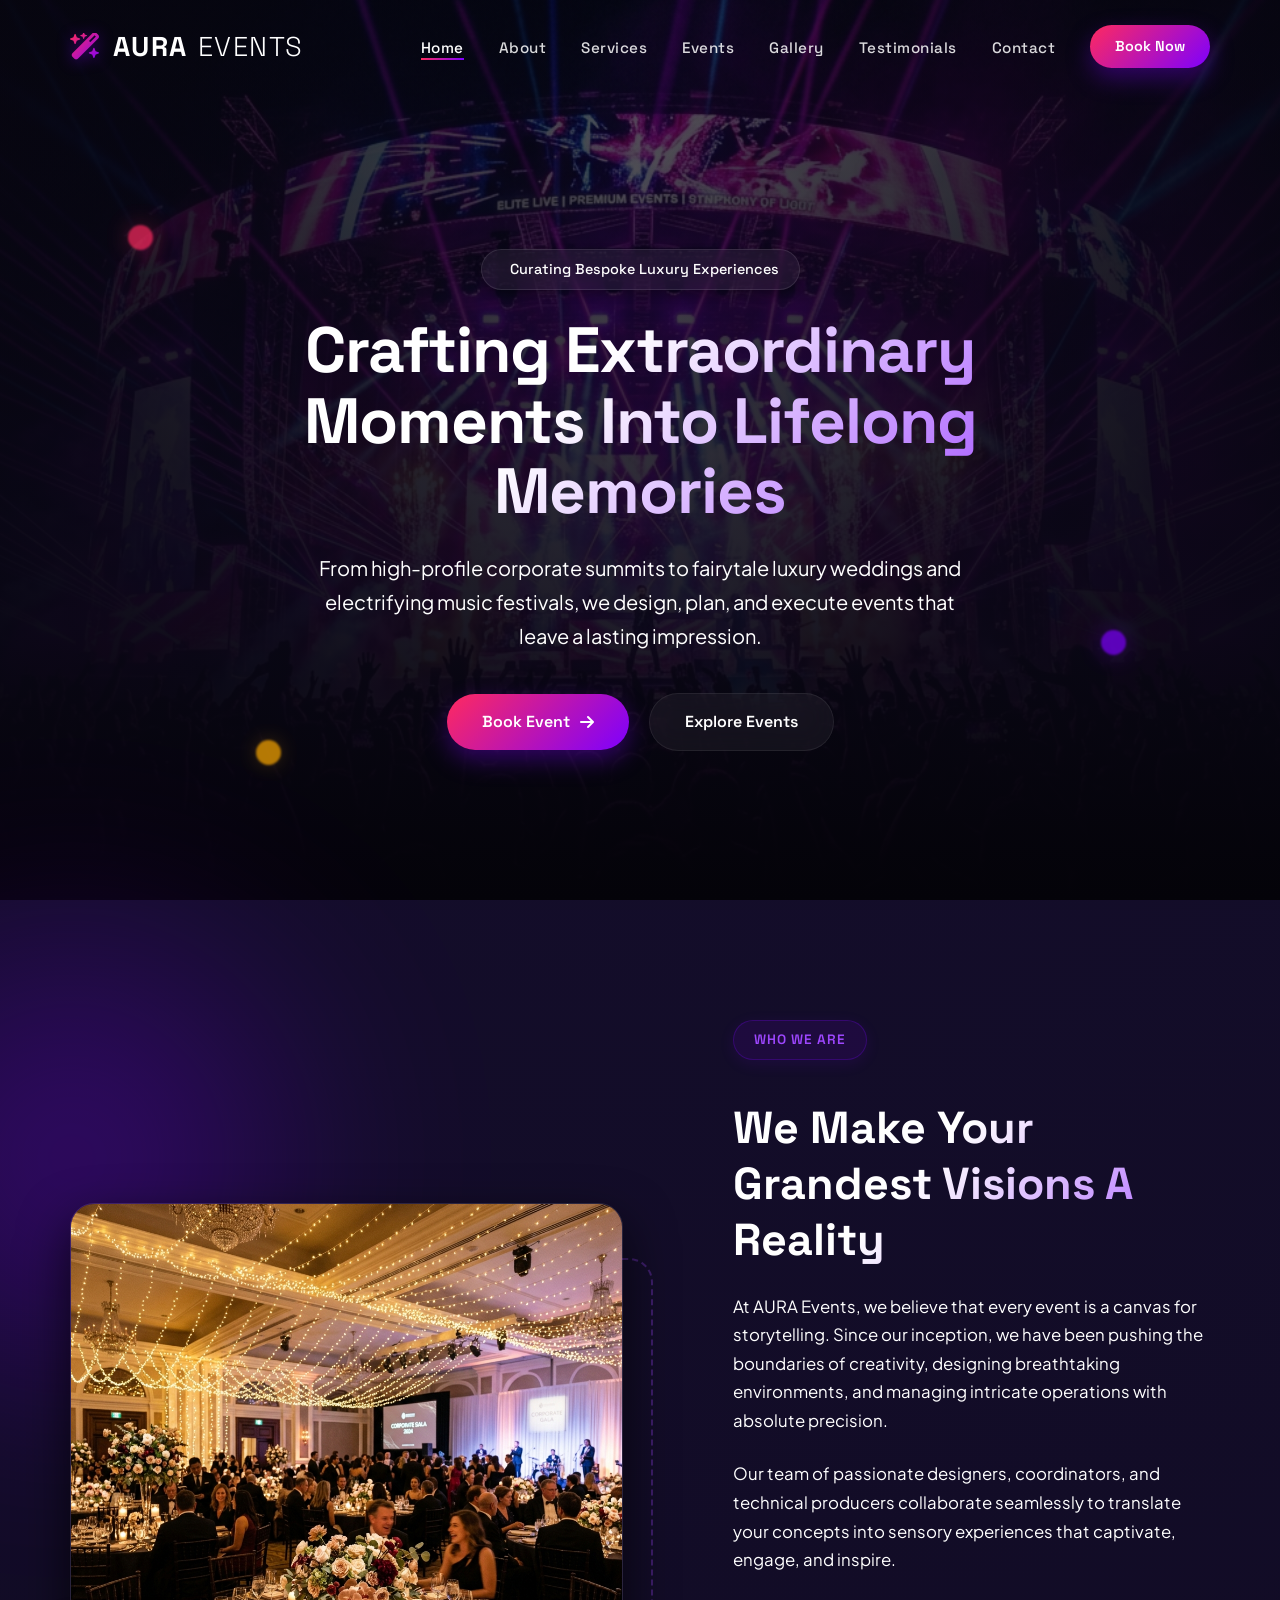
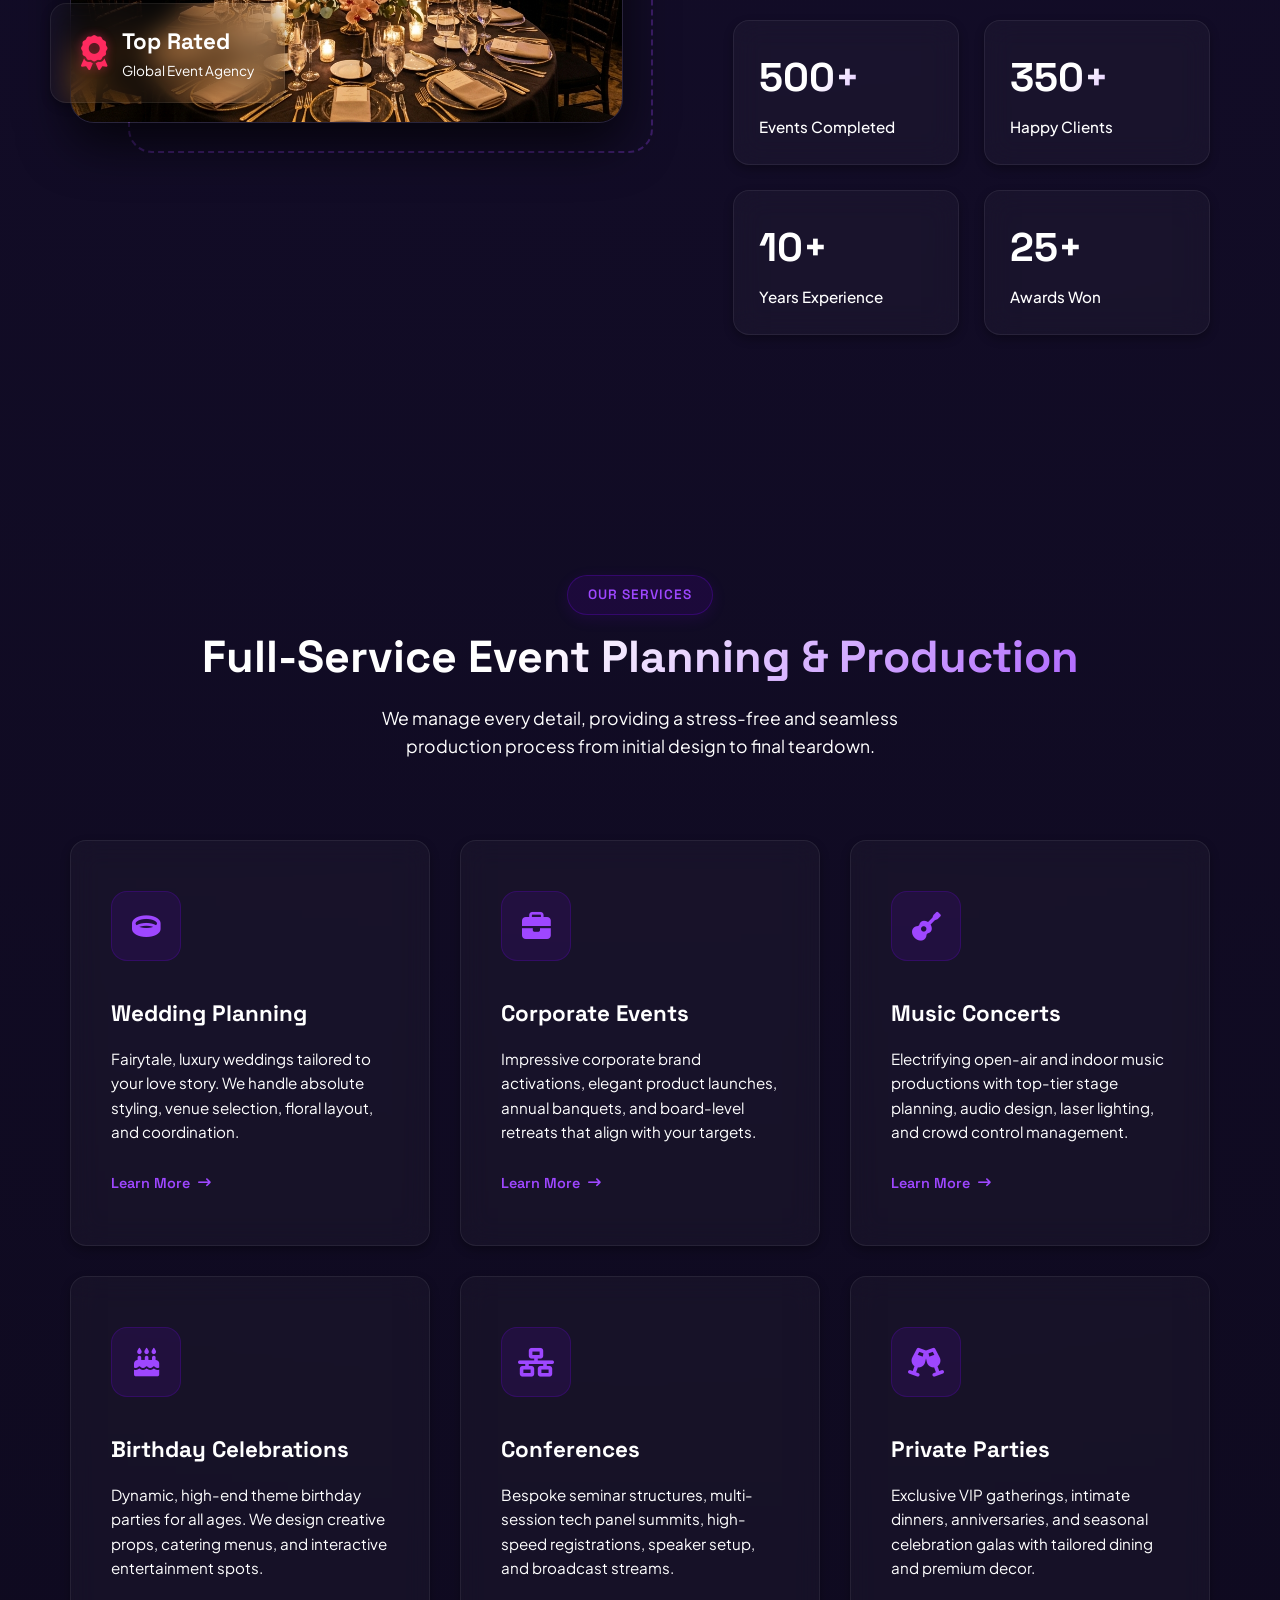
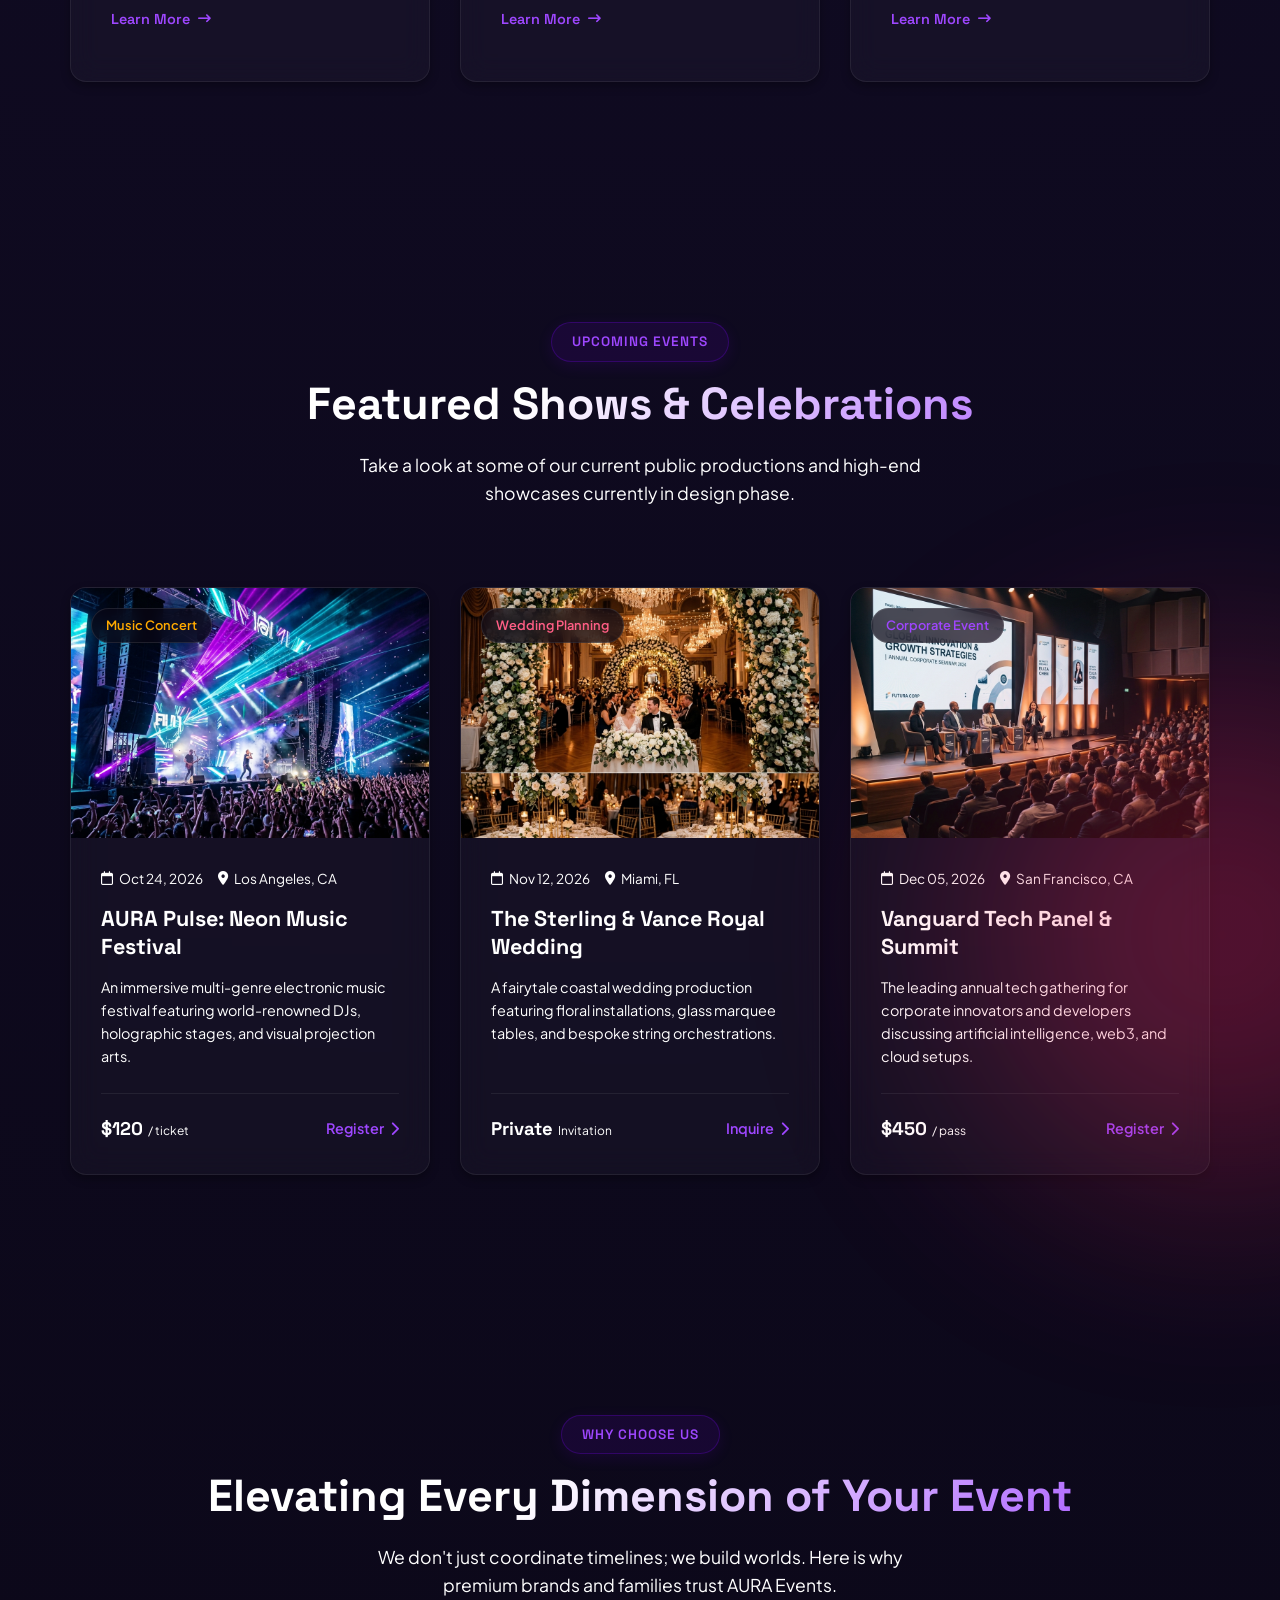
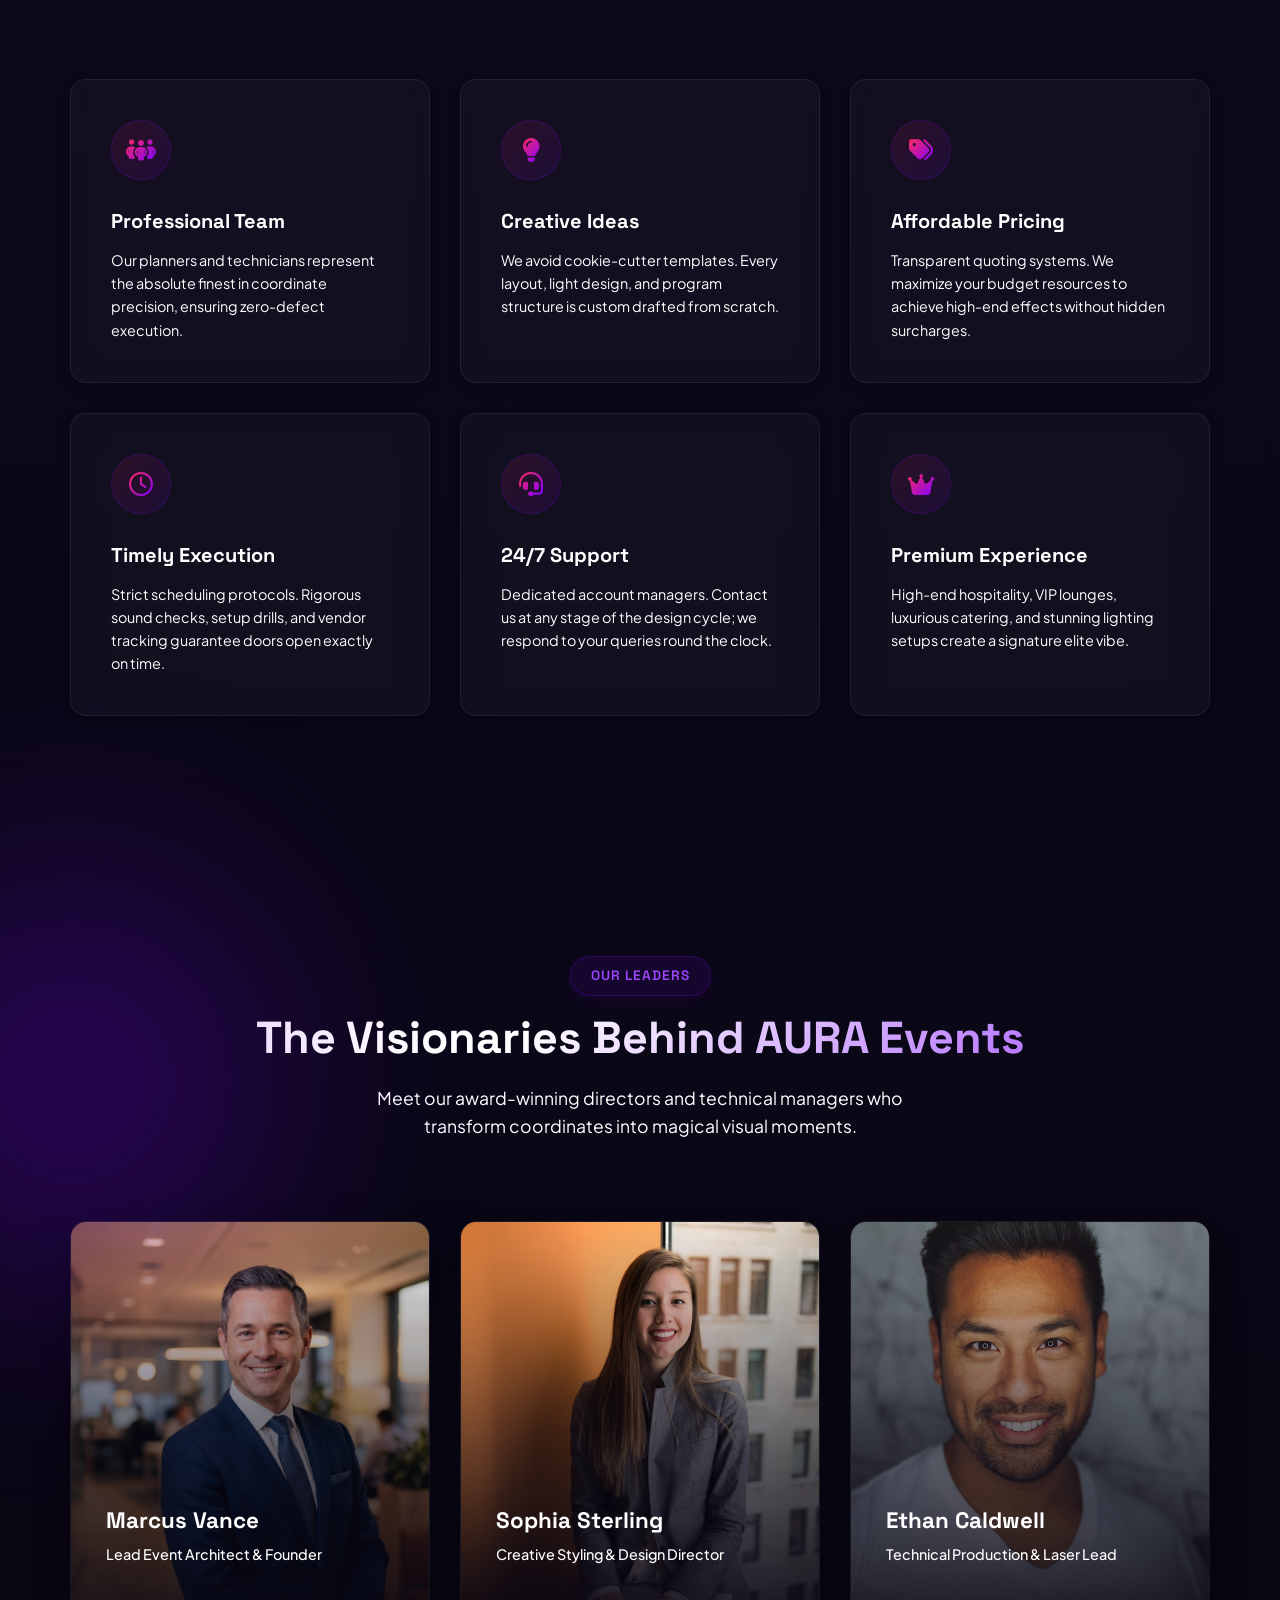
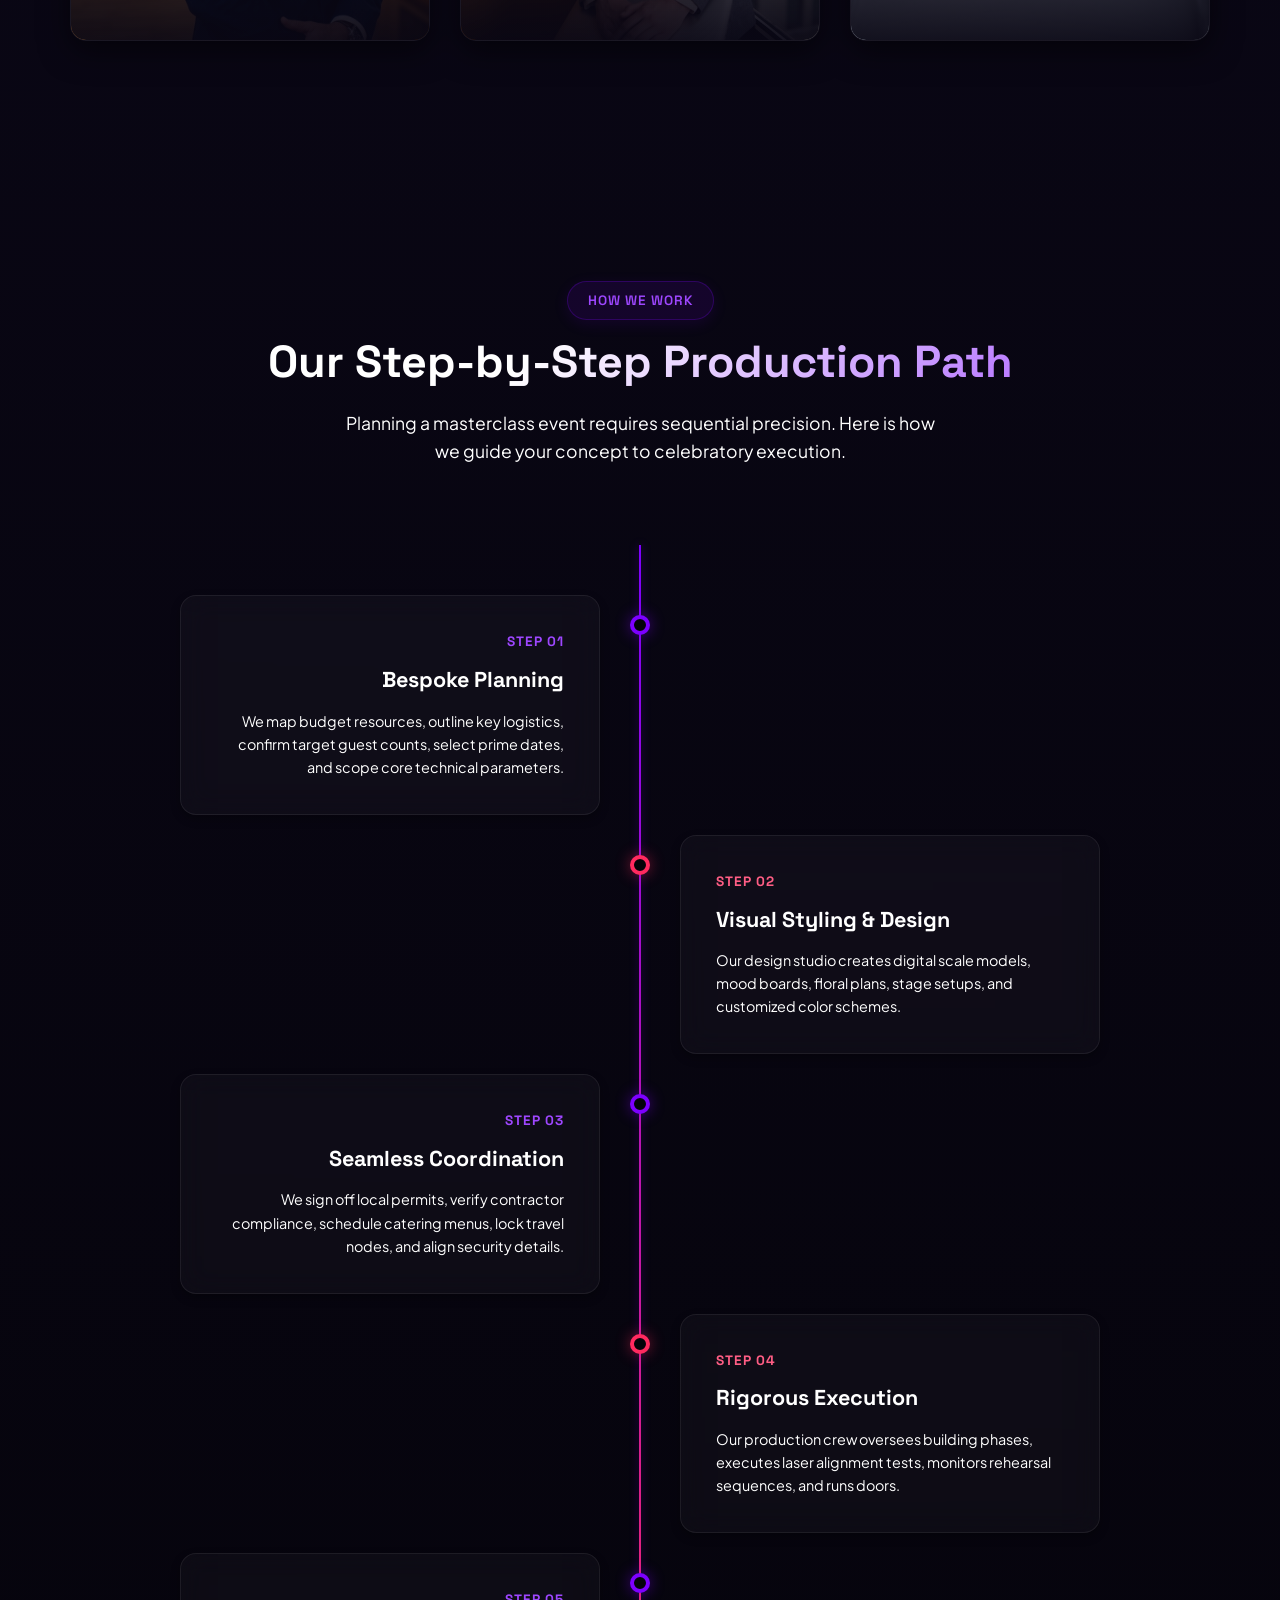
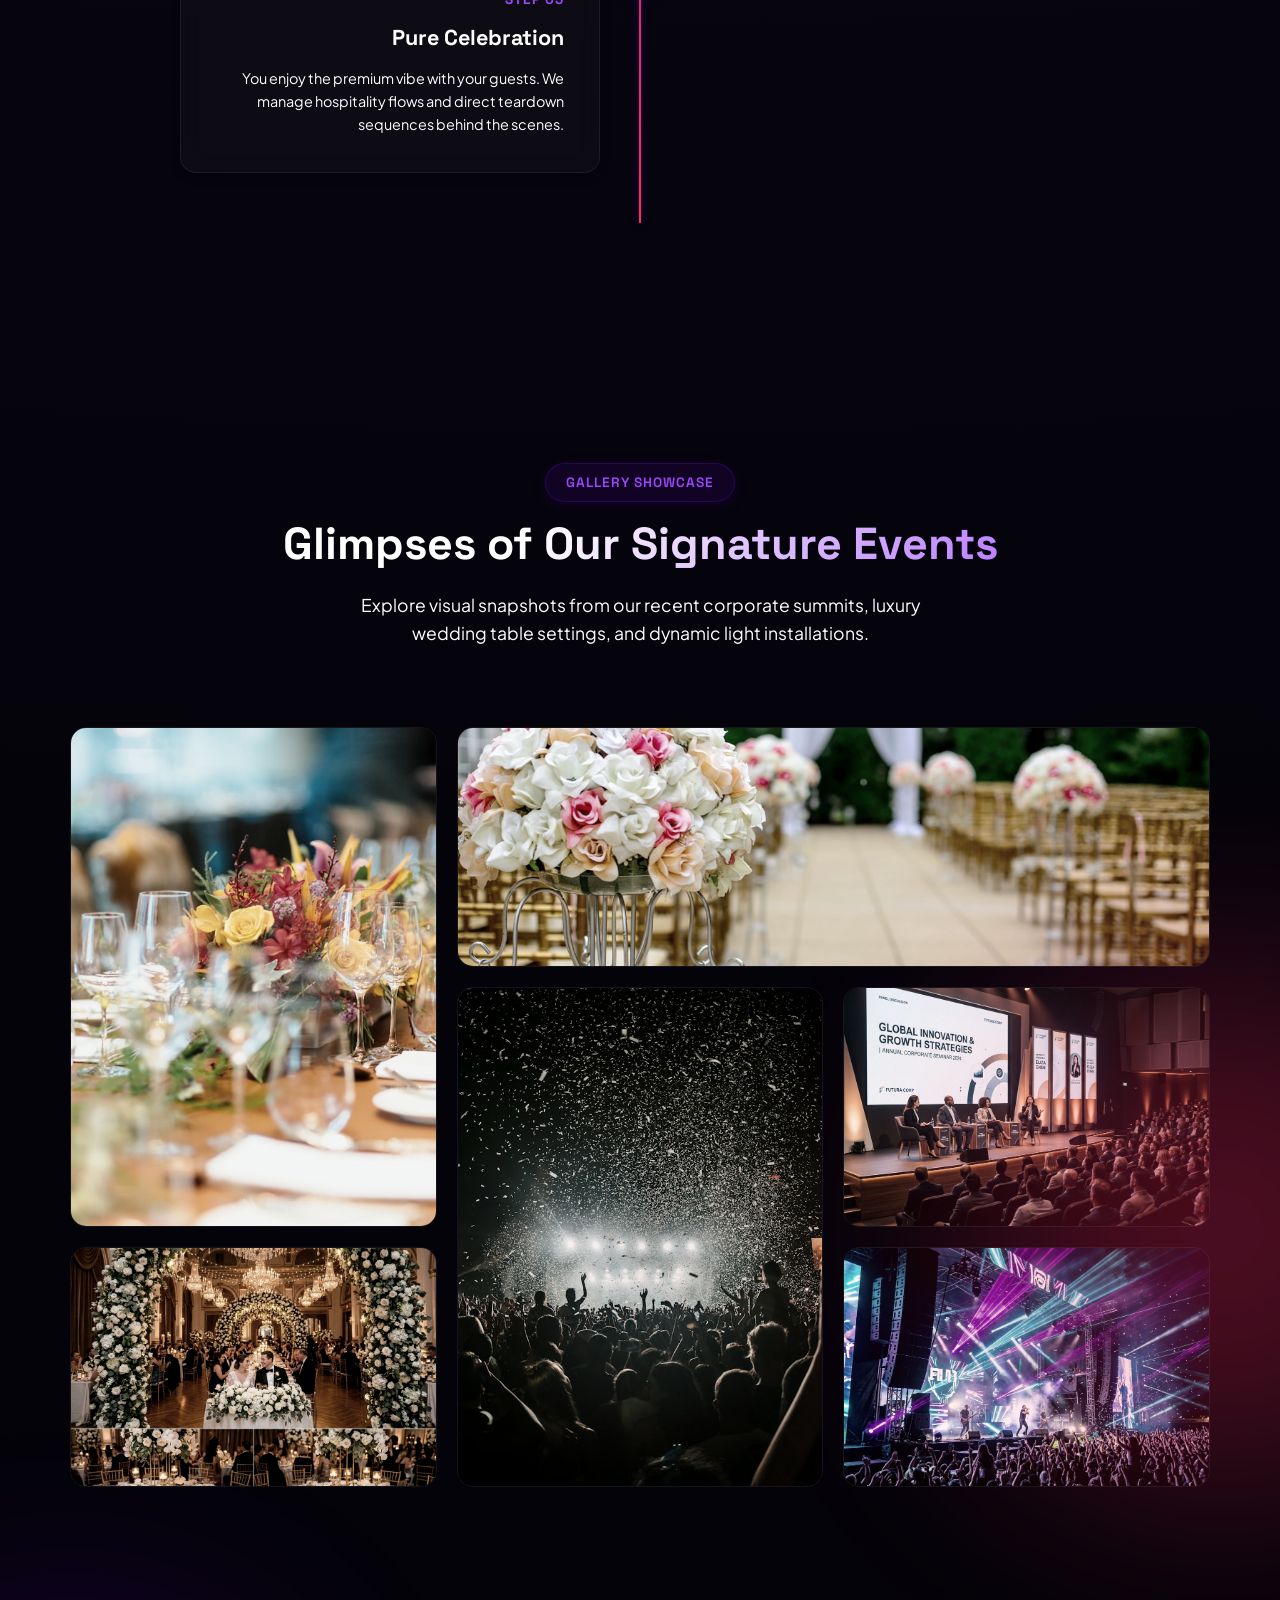
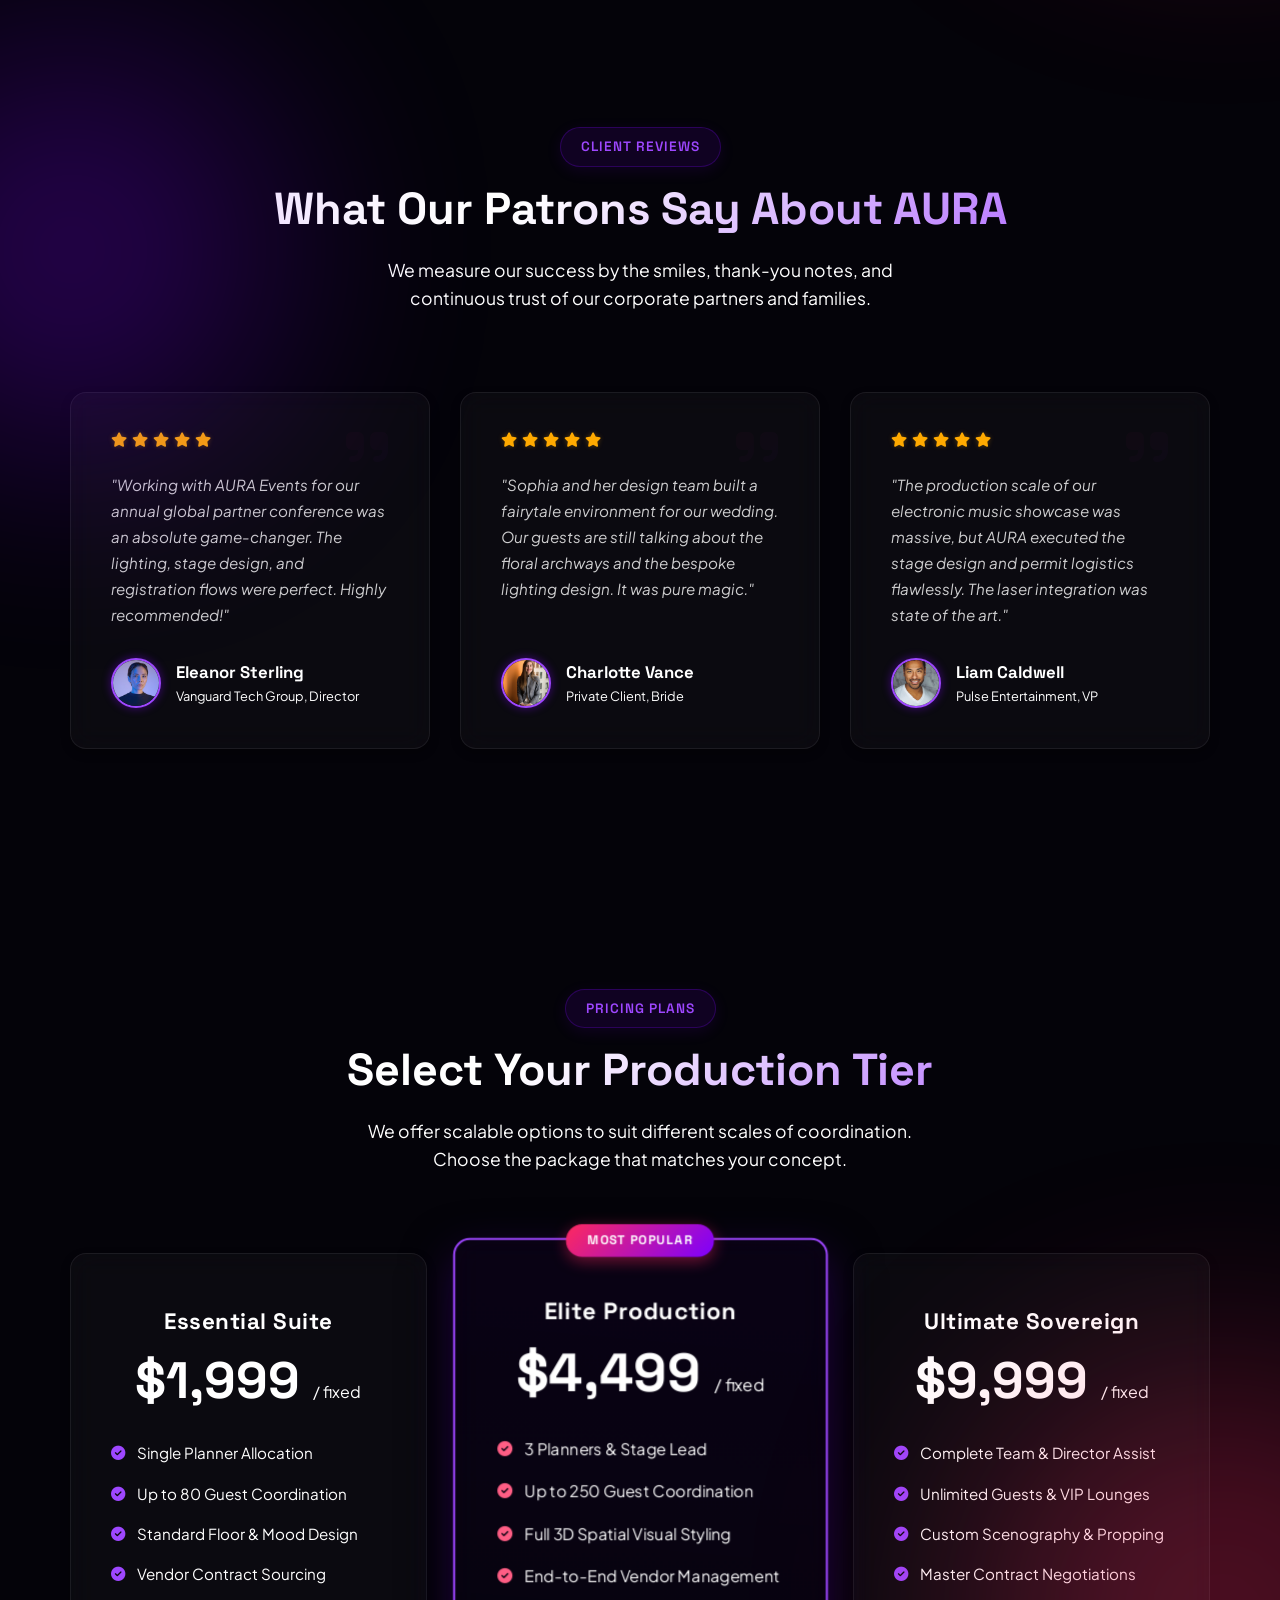
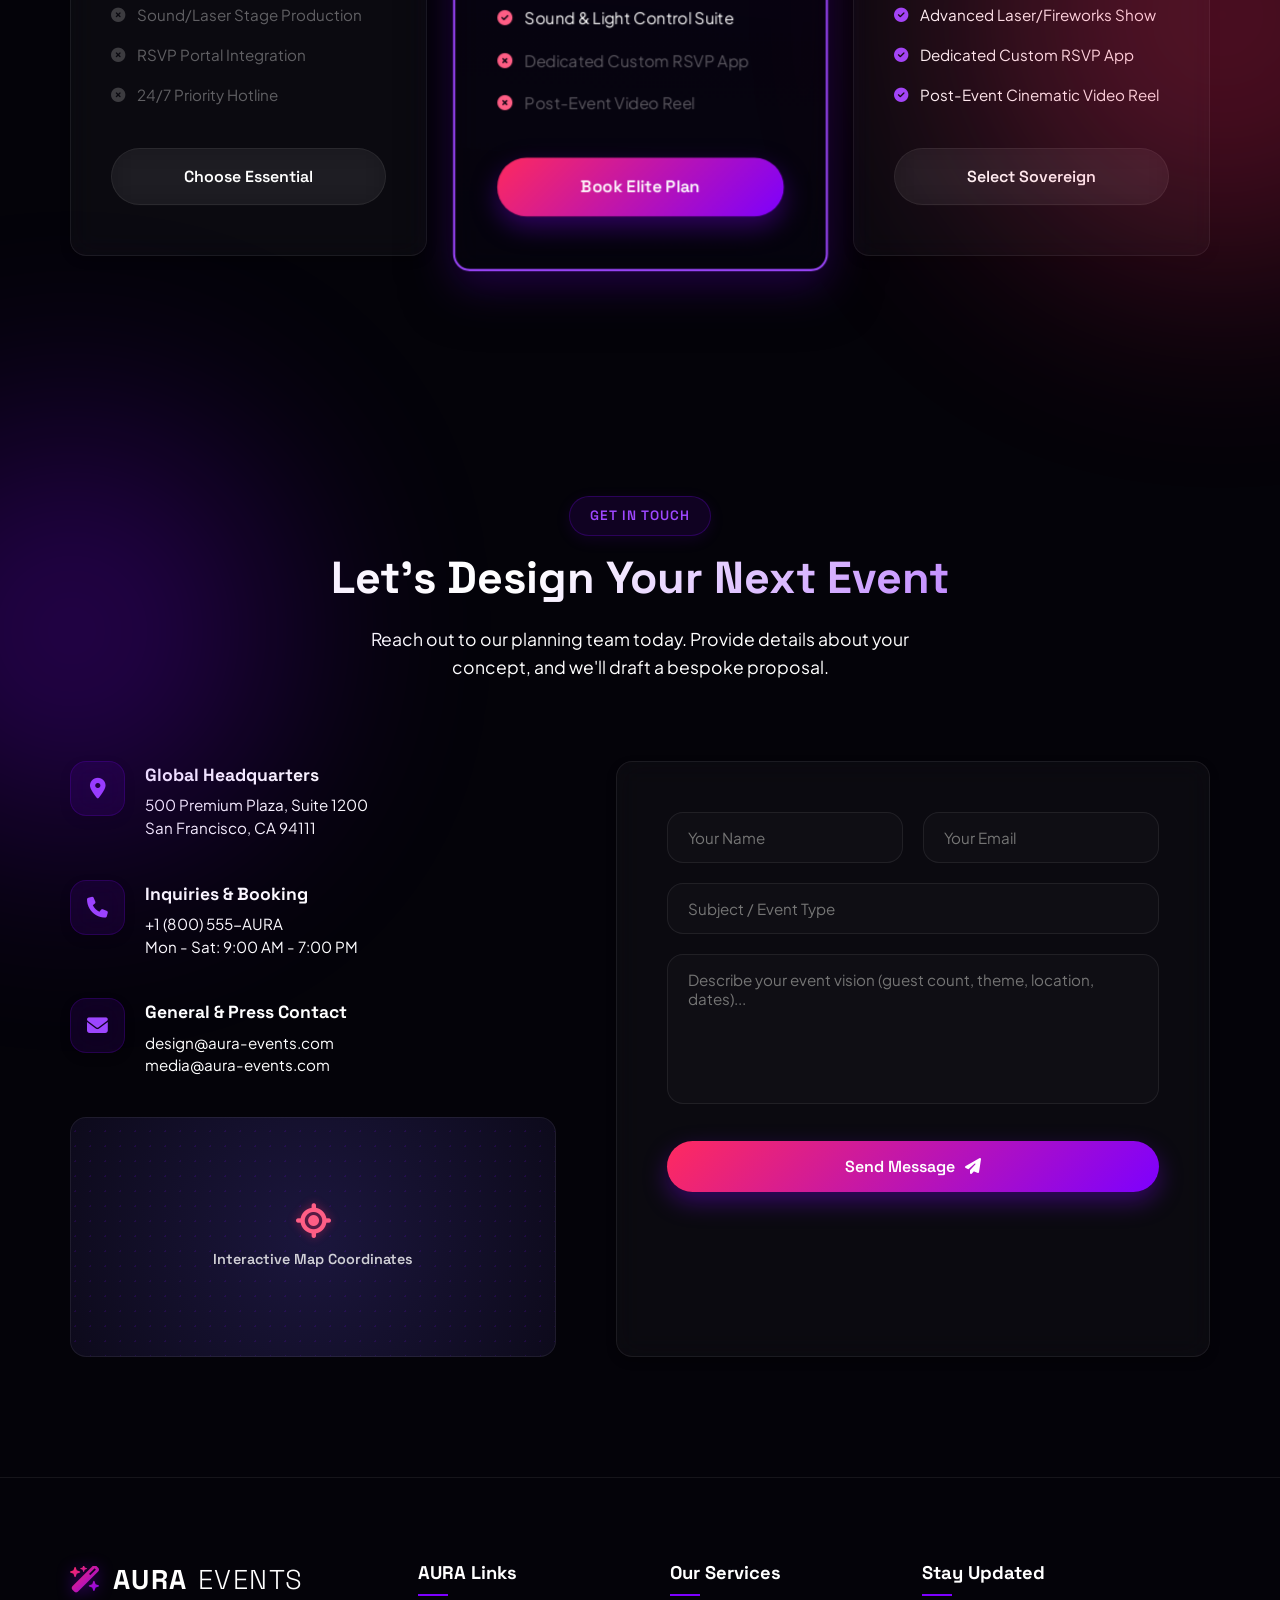
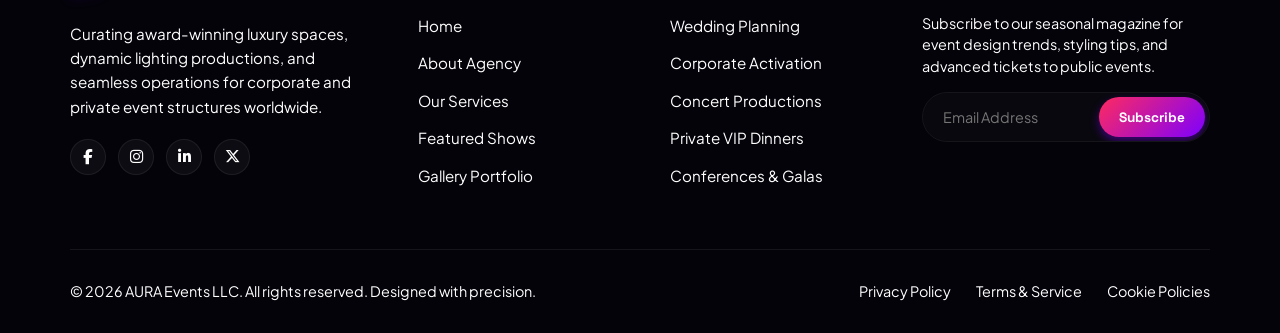
<file: event-management-website/index.html>
<!DOCTYPE html>
<html lang="en">
<head>
    <meta charset="UTF-8">
    <meta name="viewport" content="width=device-width, initial-scale=1.0">
    <title>AURA Events | Premium Event Management & Planning</title>
    
    <!-- Meta Tags for SEO -->
    <meta name="description" content="AURA Events is a premier luxury event management and planning agency. We curate bespoke corporate events, fairy-tale weddings, and electrifying concerts.">
    <meta name="keywords" content="event management, wedding planner, corporate events, concerts, luxury party planner, conference organizer">
    <meta name="author" content="AURA Events">
    
    <!-- CSS Stylesheets -->
    <link rel="stylesheet" href="style.css">
    <link rel="stylesheet" href="responsive.css">
    
    <!-- FontAwesome CDN for Icons -->
    <link rel="stylesheet" href="https://cdnjs.cloudflare.com/ajax/libs/font-awesome/6.4.0/css/all.min.css">
</head>
<body>

    <!-- ----------------------- Sticky Navigation Bar ------------------------------------- -->
    <header class="header" id="header">
        <div class="container">
            <nav class="navbar">
                <a href="#home" class="logo" id="logo-link">
                    <i class="fa-solid fa-wand-magic-sparkles"></i>
                    AURA<span>EVENTS</span>
                </a>
                
                <!-- Navigation Menu -->
                <ul class="nav-menu" id="nav-menu">
                    <li class="nav-item"><a href="#home" class="nav-link active">Home</a></li>
                    <li class="nav-item"><a href="#about" class="nav-link">About</a></li>
                    <li class="nav-item"><a href="#services" class="nav-link">Services</a></li>
                    <li class="nav-item"><a href="#events" class="nav-link">Events</a></li>
                    <li class="nav-item"><a href="#gallery" class="nav-link">Gallery</a></li>
                    <li class="nav-item"><a href="#testimonials" class="nav-link">Testimonials</a></li>
                    <li class="nav-item"><a href="#contact" class="nav-link">Contact</a></li>
                    <li class="nav-item"><a href="#pricing" class="btn btn-primary nav-cta"><span>Book Now</span></a></li>
                </ul>
                
                <!-- Mobile Toggle Hamburger -->
                <button class="nav-toggle" id="nav-toggle" aria-label="Toggle Navigation Menu">
                    <span></span>
                    <span></span>
                    <span></span>
                </button>
            </nav>
        </div>
    </header>

    <main>
        <!-- ------------------ Hero Section -------------------------------- -->
        <section class="hero" id="home">
            <div class="hero-bg"></div>
            <div class="hero-overlay"></div>
            
            <!-- Floating Decorative Elements -->
            <div class="hero-orb orb-1"></div>
            <div class="hero-orb orb-2"></div>
            <div class="hero-orb orb-3"></div>
            
            <div class="container">
                <div class="hero-content">
                    <div class="hero-subtitle">
                        <i class="fa-solid fa-sparkles"></i>
                        Curating Bespoke Luxury Experiences
                    </div>
                    <h1 class="hero-title text-gradient-primary">Crafting Extraordinary Moments Into Lifelong Memories</h1>
                    <p class="hero-description">From high-profile corporate summits to fairytale luxury weddings and electrifying music festivals, we design, plan, and execute events that leave a lasting impression.</p>
                    <div class="hero-actions">
                        <a href="#pricing" class="btn btn-primary">
                            <span>Book Event</span>
                            <i class="fa-solid fa-arrow-right"></i>
                        </a>
                        <a href="#events" class="btn btn-secondary">
                            <span>Explore Events</span>
                        </a>
                    </div>
                </div>
            </div>
        </section>

        <!-- ----------------------- About Section --------------------------- -->
        <section class="about section" id="about">
            <div class="glow-sphere sphere-1"></div>
            <div class="container">
                <div class="about-grid">
                    
                    <!-- About Image Column -->
                    <div class="about-image-wrapper">
                        <img src="assets/images/about-event.jpg" alt="Exquisite event banquet setup with warm fairy lights" class="about-img" loading="lazy">
                        <div class="about-img-badge glass-panel">
                            <i class="fa-solid fa-award"></i>
                            <div>
                                <h4>Top Rated</h4>
                                <p>Global Event Agency</p>
                            </div>
                        </div>
                    </div>
                    
                    <!-- About Text Column -->
                    <div class="about-content">
                        <span class="section-badge">Who We Are</span>
                        <h2 class="text-gradient-primary">We Make Your Grandest Visions A Reality</h2>
                        <p class="about-description">At AURA Events, we believe that every event is a canvas for storytelling. Since our inception, we have been pushing the boundaries of creativity, designing breathtaking environments, and managing intricate operations with absolute precision.</p>
                        <p class="about-description">Our team of passionate designers, coordinators, and technical producers collaborate seamlessly to translate your concepts into sensory experiences that captivate, engage, and inspire.</p>
                        
                        <!-- Statistics Cards -->
                        <div class="about-stats">
                            <div class="stat-card glass-panel">
                                <div class="stat-number">500+</div>
                                <div class="stat-label">Events Completed</div>
                            </div>
                            <div class="stat-card glass-panel">
                                <div class="stat-number">350+</div>
                                <div class="stat-label">Happy Clients</div>
                            </div>
                            <div class="stat-card glass-panel">
                                <div class="stat-number">10+</div>
                                <div class="stat-label">Years Experience</div>
                            </div>
                            <div class="stat-card glass-panel">
                                <div class="stat-number">25+</div>
                                <div class="stat-label">Awards Won</div>
                            </div>
                        </div>
                    </div>
                    
                </div>
            </div>
        </section>

        <!-- ------------------------ Services Section ---------------------------------- -->
        <section class="services section" id="services">
            <div class="container">
                <div class="section-header">
                    <span class="section-badge">Our Services</span>
                    <h2 class="section-title text-gradient-primary">Full-Service Event Planning & Production</h2>
                    <p class="section-subtitle">We manage every detail, providing a stress-free and seamless production process from initial design to final teardown.</p>
                </div>
                
                <div class="services-grid">
                    
                    <!-- Wedding Planning -->
                    <div class="service-card glass-panel">
                        <div class="service-icon-box">
                            <i class="fa-solid fa-ring"></i>
                        </div>
                        <h3 class="service-title">Wedding Planning</h3>
                        <p class="service-desc">Fairytale, luxury weddings tailored to your love story. We handle absolute styling, venue selection, floral layout, and coordination.</p>
                        <a href="#contact" class="service-link">Learn More <i class="fa-solid fa-arrow-right-long"></i></a>
                    </div>
                    
                    <!-- Corporate Events -->
                    <div class="service-card glass-panel">
                        <div class="service-icon-box">
                            <i class="fa-solid fa-briefcase"></i>
                        </div>
                        <h3 class="service-title">Corporate Events</h3>
                        <p class="service-desc">Impressive corporate brand activations, elegant product launches, annual banquets, and board-level retreats that align with your targets.</p>
                        <a href="#contact" class="service-link">Learn More <i class="fa-solid fa-arrow-right-long"></i></a>
                    </div>
                    
                    <!-- Music Concerts -->
                    <div class="service-card glass-panel">
                        <div class="service-icon-box">
                            <i class="fa-solid fa-guitar"></i>
                        </div>
                        <h3 class="service-title">Music Concerts</h3>
                        <p class="service-desc">Electrifying open-air and indoor music productions with top-tier stage planning, audio design, laser lighting, and crowd control management.</p>
                        <a href="#contact" class="service-link">Learn More <i class="fa-solid fa-arrow-right-long"></i></a>
                    </div>
                    
                    <!-- Birthday Celebrations -->
                    <div class="service-card glass-panel">
                        <div class="service-icon-box">
                            <i class="fa-solid fa-cake-candles"></i>
                        </div>
                        <h3 class="service-title">Birthday Celebrations</h3>
                        <p class="service-desc">Dynamic, high-end theme birthday parties for all ages. We design creative props, catering menus, and interactive entertainment spots.</p>
                        <a href="#contact" class="service-link">Learn More <i class="fa-solid fa-arrow-right-long"></i></a>
                    </div>
                    
                    <!-- Conferences -->
                    <div class="service-card glass-panel">
                        <div class="service-icon-box">
                            <i class="fa-solid fa-network-wired"></i>
                        </div>
                        <h3 class="service-title">Conferences</h3>
                        <p class="service-desc">Bespoke seminar structures, multi-session tech panel summits, high-speed registrations, speaker setup, and broadcast streams.</p>
                        <a href="#contact" class="service-link">Learn More <i class="fa-solid fa-arrow-right-long"></i></a>
                    </div>
                    
                    <!-- Private Parties -->
                    <div class="service-card glass-panel">
                        <div class="service-icon-box">
                            <i class="fa-solid fa-champagne-glasses"></i>
                        </div>
                        <h3 class="service-title">Private Parties</h3>
                        <p class="service-desc">Exclusive VIP gatherings, intimate dinners, anniversaries, and seasonal celebration galas with tailored dining and premium decor.</p>
                        <a href="#contact" class="service-link">Learn More <i class="fa-solid fa-arrow-right-long"></i></a>
                    </div>
                    
                </div>
            </div>
        </section>

        <!-- --------------------------- Featured Events Section ------------------------------- -->
        <section class="events section" id="events">
            <div class="glow-sphere sphere-2"></div>
            <div class="container">
                <div class="section-header">
                    <span class="section-badge">Upcoming Events</span>
                    <h2 class="section-title text-gradient-primary">Featured Shows & Celebrations</h2>
                    <p class="section-subtitle">Take a look at some of our current public productions and high-end showcases currently in design phase.</p>
                </div>
                
                <div class="events-grid">
                    
                    <!-- Event 1 (Concert) -->
                    <div class="event-card glass-panel">
                        <div class="event-image-box">
                            <img src="assets/images/concert-event.jpg" alt="Spectacular live concert stage with lasers" class="event-img" loading="lazy">
                            <span class="event-badge concert">Music Concert</span>
                        </div>
                        <div class="event-content-box">
                            <div class="event-meta">
                                <span><i class="fa-regular fa-calendar"></i> Oct 24, 2026</span>
                                <span><i class="fa-solid fa-location-dot"></i> Los Angeles, CA</span>
                            </div>
                            <h3 class="event-card-title">AURA Pulse: Neon Music Festival</h3>
                            <p class="event-card-desc">An immersive multi-genre electronic music festival featuring world-renowned DJs, holographic stages, and visual projection arts.</p>
                            <div class="event-footer">
                                <div class="event-price">$120 <span>/ ticket</span></div>
                                <a href="#contact" class="event-action">Register <i class="fa-solid fa-chevron-right"></i></a>
                            </div>
                        </div>
                    </div>
                    
                    <!-- Event 2 (Wedding) -->
                    <div class="event-card glass-panel">
                        <div class="event-image-box">
                            <img src="assets/images/wedding-event.jpg" alt="Luxury wedding dining layout" class="event-img" loading="lazy">
                            <span class="event-badge wedding">Wedding Planning</span>
                        </div>
                        <div class="event-content-box">
                            <div class="event-meta">
                                <span><i class="fa-regular fa-calendar"></i> Nov 12, 2026</span>
                                <span><i class="fa-solid fa-location-dot"></i> Miami, FL</span>
                            </div>
                            <h3 class="event-card-title">The Sterling & Vance Royal Wedding</h3>
                            <p class="event-card-desc">A fairytale coastal wedding production featuring floral installations, glass marquee tables, and bespoke string orchestrations.</p>
                            <div class="event-footer">
                                <div class="event-price">Private <span>Invitation</span></div>
                                <a href="#contact" class="event-action">Inquire <i class="fa-solid fa-chevron-right"></i></a>
                            </div>
                        </div>
                    </div>
                    
                    <!-- Event 3 (Corporate) -->
                    <div class="event-card glass-panel">
                        <div class="event-image-box">
                            <img src="assets/images/corporate-event.jpg" alt="Corporate tech conference stage setup" class="event-img" loading="lazy">
                            <span class="event-badge corporate">Corporate Event</span>
                        </div>
                        <div class="event-content-box">
                            <div class="event-meta">
                                <span><i class="fa-regular fa-calendar"></i> Dec 05, 2026</span>
                                <span><i class="fa-solid fa-location-dot"></i> San Francisco, CA</span>
                            </div>
                            <h3 class="event-card-title">Vanguard Tech Panel & Summit</h3>
                            <p class="event-card-desc">The leading annual tech gathering for corporate innovators and developers discussing artificial intelligence, web3, and cloud setups.</p>
                            <div class="event-footer">
                                <div class="event-price">$450 <span>/ pass</span></div>
                                <a href="#contact" class="event-action">Register <i class="fa-solid fa-chevron-right"></i></a>
                            </div>
                        </div>
                    </div>
                    
                </div>
            </div>
        </section>

        <!-- ------------------------- Why Choose Us Section ----------------------------------------- -->
        <section class="why section">
            <div class="container">
                <div class="section-header">
                    <span class="section-badge">Why Choose Us</span>
                    <h2 class="section-title text-gradient-primary">Elevating Every Dimension of Your Event</h2>
                    <p class="section-subtitle">We don't just coordinate timelines; we build worlds. Here is why premium brands and families trust AURA Events.</p>
                </div>
                
                <div class="why-grid">
                    
                    <!-- Professional Team -->
                    <div class="why-card glass-panel">
                        <div class="why-icon-box">
                            <i class="fa-solid fa-people-group"></i>
                        </div>
                        <h3 class="why-title">Professional Team</h3>
                        <p class="why-desc">Our planners and technicians represent the absolute finest in coordinate precision, ensuring zero-defect execution.</p>
                    </div>
                    
                    <!-- Creative Ideas -->
                    <div class="why-card glass-panel">
                        <div class="why-icon-box">
                            <i class="fa-solid fa-lightbulb"></i>
                        </div>
                        <h3 class="why-title">Creative Ideas</h3>
                        <p class="why-desc">We avoid cookie-cutter templates. Every layout, light design, and program structure is custom drafted from scratch.</p>
                    </div>
                    
                    <!-- Affordable Pricing -->
                    <div class="why-card glass-panel">
                        <div class="why-icon-box">
                            <i class="fa-solid fa-tags"></i>
                        </div>
                        <h3 class="why-title">Affordable Pricing</h3>
                        <p class="why-desc">Transparent quoting systems. We maximize your budget resources to achieve high-end effects without hidden surcharges.</p>
                    </div>
                    
                    <!-- Timely Execution -->
                    <div class="why-card glass-panel">
                        <div class="why-icon-box">
                            <i class="fa-regular fa-clock"></i>
                        </div>
                        <h3 class="why-title">Timely Execution</h3>
                        <p class="why-desc">Strict scheduling protocols. Rigorous sound checks, setup drills, and vendor tracking guarantee doors open exactly on time.</p>
                    </div>
                    
                    <!-- 24/7 Support -->
                    <div class="why-card glass-panel">
                        <div class="why-icon-box">
                            <i class="fa-solid fa-headset"></i>
                        </div>
                        <h3 class="why-title">24/7 Support</h3>
                        <p class="why-desc">Dedicated account managers. Contact us at any stage of the design cycle; we respond to your queries round the clock.</p>
                    </div>
                    
                    <!-- Premium Experience -->
                    <div class="why-card glass-panel">
                        <div class="why-icon-box">
                            <i class="fa-solid fa-crown"></i>
                        </div>
                        <h3 class="why-title">Premium Experience</h3>
                        <p class="why-desc">High-end hospitality, VIP lounges, luxurious catering, and stunning lighting setups create a signature elite vibe.</p>
                    </div>
                    
                </div>
            </div>
        </section>

        <!-- ---------------------------- Speakers / Team Section ------------------------------------- -->
        <section class="speakers section">
            <div class="glow-sphere sphere-1"></div>
            <div class="container">
                <div class="section-header">
                    <span class="section-badge">Our Leaders</span>
                    <h2 class="section-title text-gradient-primary">The Visionaries Behind AURA Events</h2>
                    <p class="section-subtitle">Meet our award-winning directors and technical managers who transform coordinates into magical visual moments.</p>
                </div>
                
                <div class="speakers-grid">
                    
                    <!-- Speaker 1 -->
                    <div class="speaker-card">
                        <img src="assets/images/speaker-1.jpg" alt="Marcus Vance - Lead Event Planner" class="speaker-img" loading="lazy">
                        <div class="speaker-overlay">
                            <div class="speaker-info">
                                <h3 class="speaker-name">Marcus Vance</h3>
                                <p class="speaker-role">Lead Event Architect & Founder</p>
                                <div class="speaker-socials">
                                    <a href="#" class="social-link" aria-label="Marcus Vance Twitter"><i class="fa-brands fa-x-twitter"></i></a>
                                    <a href="#" class="social-link" aria-label="Marcus Vance LinkedIn"><i class="fa-brands fa-linkedin-in"></i></a>
                                    <a href="#" class="social-link" aria-label="Marcus Vance Instagram"><i class="fa-brands fa-instagram"></i></a>
                                </div>
                            </div>
                        </div>
                    </div>
                    
                    <!-- Speaker 2 -->
                    <div class="speaker-card">
                        <img src="assets/images/speaker-2.jpg" alt="Sophia Sterling - Creative Director" class="speaker-img" loading="lazy">
                        <div class="speaker-overlay">
                            <div class="speaker-info">
                                <h3 class="speaker-name">Sophia Sterling</h3>
                                <p class="speaker-role">Creative Styling & Design Director</p>
                                <div class="speaker-socials">
                                    <a href="#" class="social-link" aria-label="Sophia Sterling Twitter"><i class="fa-brands fa-x-twitter"></i></a>
                                    <a href="#" class="social-link" aria-label="Sophia Sterling LinkedIn"><i class="fa-brands fa-linkedin-in"></i></a>
                                    <a href="#" class="social-link" aria-label="Sophia Sterling Instagram"><i class="fa-brands fa-instagram"></i></a>
                                </div>
                            </div>
                        </div>
                    </div>
                    
                    <!-- Speaker 3 -->
                    <div class="speaker-card">
                        <img src="assets/images/speaker-3.jpg" alt="Ethan Caldwell - Technical Operations Manager" class="speaker-img" loading="lazy">
                        <div class="speaker-overlay">
                            <div class="speaker-info">
                                <h3 class="speaker-name">Ethan Caldwell</h3>
                                <p class="speaker-role">Technical Production & Laser Lead</p>
                                <div class="speaker-socials">
                                    <a href="#" class="social-link" aria-label="Ethan Caldwell Twitter"><i class="fa-brands fa-x-twitter"></i></a>
                                    <a href="#" class="social-link" aria-label="Ethan Caldwell LinkedIn"><i class="fa-brands fa-linkedin-in"></i></a>
                                    <a href="#" class="social-link" aria-label="Ethan Caldwell Instagram"><i class="fa-brands fa-instagram"></i></a>
                                </div>
                            </div>
                        </div>
                    </div>
                    
                </div>
            </div>
        </section>

        <!-- ------------------------------- Event Timeline Section ----------------------------------- -->
        <section class="timeline section">
            <div class="container">
                <div class="section-header">
                    <span class="section-badge">How We Work</span>
                    <h2 class="section-title text-gradient-primary">Our Step-by-Step Production Path</h2>
                    <p class="section-subtitle">Planning a masterclass event requires sequential precision. Here is how we guide your concept to celebratory execution.</p>
                </div>
                
                <div class="timeline-container">
                    
                    <!-- Step 1: Planning -->
                    <div class="timeline-item left-item">
                        <div class="timeline-content glass-panel">
                            <div class="timeline-step">Step 01</div>
                            <h3 class="timeline-title">Bespoke Planning</h3>
                            <p class="timeline-desc">We map budget resources, outline key logistics, confirm target guest counts, select prime dates, and scope core technical parameters.</p>
                        </div>
                    </div>
                    
                    <!-- Step 2: Design -->
                    <div class="timeline-item right-item">
                        <div class="timeline-content glass-panel">
                            <div class="timeline-step">Step 02</div>
                            <h3 class="timeline-title">Visual Styling & Design</h3>
                            <p class="timeline-desc">Our design studio creates digital scale models, mood boards, floral plans, stage setups, and customized color schemes.</p>
                        </div>
                    </div>
                    
                    <!-- Step 3: Coordination -->
                    <div class="timeline-item left-item">
                        <div class="timeline-content glass-panel">
                            <div class="timeline-step">Step 03</div>
                            <h3 class="timeline-title">Seamless Coordination</h3>
                            <p class="timeline-desc">We sign off local permits, verify contractor compliance, schedule catering menus, lock travel nodes, and align security details.</p>
                        </div>
                    </div>
                    
                    <!-- Step 4: Execution -->
                    <div class="timeline-item right-item">
                        <div class="timeline-content glass-panel">
                            <div class="timeline-step">Step 04</div>
                            <h3 class="timeline-title">Rigorous Execution</h3>
                            <p class="timeline-desc">Our production crew oversees building phases, executes laser alignment tests, monitors rehearsal sequences, and runs doors.</p>
                        </div>
                    </div>
                    
                    <!-- Step 5: Celebration -->
                    <div class="timeline-item left-item">
                        <div class="timeline-content glass-panel">
                            <div class="timeline-step">Step 05</div>
                            <h3 class="timeline-title">Pure Celebration</h3>
                            <p class="timeline-desc">You enjoy the premium vibe with your guests. We manage hospitality flows and direct teardown sequences behind the scenes.</p>
                        </div>
                    </div>
                    
                </div>
            </div>
        </section>

        <!-- --------------------------- Gallery Section --------------------------------- -->
        <section class="gallery section" id="gallery">
            <div class="glow-sphere sphere-2"></div>
            <div class="container">
                <div class="section-header">
                    <span class="section-badge">Gallery Showcase</span>
                    <h2 class="section-title text-gradient-primary">Glimpses of Our Signature Events</h2>
                    <p class="section-subtitle">Explore visual snapshots from our recent corporate summits, luxury wedding table settings, and dynamic light installations.</p>
                </div>
                
                <div class="gallery-grid">
                    
                    <!-- Gallery Item 1 (Tall) -->
                    <div class="gallery-item tall">
                        <img src="assets/images/gallery-1.jpg" alt="Luxury private party gala setup" class="gallery-img" loading="lazy">
                        <div class="gallery-overlay">
                            <div class="gallery-info">
                                <h4>Imperial Gala Evening</h4>
                                <p>Luxury Birthday & Party Theme</p>
                            </div>
                        </div>
                    </div>
                    
                    <!-- Gallery Item 2 (Wide) -->
                    <div class="gallery-item wide">
                        <img src="assets/images/gallery-2.jpg" alt="Luxury wedding dinner table setting" class="gallery-img" loading="lazy">
                        <div class="gallery-overlay">
                            <div class="gallery-info">
                                <h4>Oceanfront Wedding Lounge</h4>
                                <p>Miami Beach, Luxury Reception</p>
                            </div>
                        </div>
                    </div>
                    
                    <!-- Gallery Item 3 (Tall) -->
                    <div class="gallery-item tall">
                        <img src="assets/images/gallery-3.jpg" alt="Spectacular outdoor light festival" class="gallery-img" loading="lazy">
                        <div class="gallery-overlay">
                            <div class="gallery-info">
                                <h4>Luminary Gardens Show</h4>
                                <p>Outdoor Light Festival & Event</p>
                            </div>
                        </div>
                    </div>
                    
                    <!-- Gallery Item 4 -->
                    <div class="gallery-item">
                        <img src="assets/images/corporate-event.jpg" alt="Corporate presentation seminar hall" class="gallery-img" loading="lazy">
                        <div class="gallery-overlay">
                            <div class="gallery-info">
                                <h4>Global Fintech Summit</h4>
                                <p>Conference & Seminar Production</p>
                            </div>
                        </div>
                    </div>
                    
                    <!-- Gallery Item 5 -->
                    <div class="gallery-item">
                        <img src="assets/images/wedding-event.jpg" alt="Luxury banquet table setup" class="gallery-img" loading="lazy">
                        <div class="gallery-overlay">
                            <div class="gallery-info">
                                <h4>Golden Floral Reception</h4>
                                <p>Grand Banquet Table styling</p>
                            </div>
                        </div>
                    </div>
                    
                    <!-- Gallery Item 6 -->
                    <div class="gallery-item">
                        <img src="assets/images/concert-event.jpg" alt="Music festival crowd cheering" class="gallery-img" loading="lazy">
                        <div class="gallery-overlay">
                            <div class="gallery-info">
                                <h4>Metropolitan Pulse Concert</h4>
                                <p>Outdoor Stage Production</p>
                            </div>
                        </div>
                    </div>
                    
                </div>
            </div>
        </section>

        <!-- ---------------------------- Testimonials Section ----------------------------------- -->
        <section class="testimonials section" id="testimonials">
            <div class="glow-sphere sphere-1"></div>
            <div class="container">
                <div class="section-header">
                    <span class="section-badge">Client Reviews</span>
                    <h2 class="section-title text-gradient-primary">What Our Patrons Say About AURA</h2>
                    <p class="section-subtitle">We measure our success by the smiles, thank-you notes, and continuous trust of our corporate partners and families.</p>
                </div>
                
                <div class="testimonials-grid">
                    
                    <!-- Testimonial 1 -->
                    <div class="testimonial-card glass-panel">
                        <i class="fa-solid fa-quote-right testimonial-icon"></i>
                        <div class="rating-stars">
                            <i class="fa-solid fa-star"></i>
                            <i class="fa-solid fa-star"></i>
                            <i class="fa-solid fa-star"></i>
                            <i class="fa-solid fa-star"></i>
                            <i class="fa-solid fa-star"></i>
                        </div>
                        <p class="testimonial-text">"Working with AURA Events for our annual global partner conference was an absolute game-changer. The lighting, stage design, and registration flows were perfect. Highly recommended!"</p>
                        <div class="client-info">
                            <img src="assets/images/testimonial-avatar.jpg" alt="Vance Sterling avatar" class="client-avatar" loading="lazy">
                            <div>
                                <h4 class="client-name">Eleanor Sterling</h4>
                                <p class="client-company">Vanguard Tech Group, Director</p>
                            </div>
                        </div>
                    </div>
                    
                    <!-- Testimonial 2 -->
                    <div class="testimonial-card glass-panel">
                        <i class="fa-solid fa-quote-right testimonial-icon"></i>
                        <div class="rating-stars">
                            <i class="fa-solid fa-star"></i>
                            <i class="fa-solid fa-star"></i>
                            <i class="fa-solid fa-star"></i>
                            <i class="fa-solid fa-star"></i>
                            <i class="fa-solid fa-star"></i>
                        </div>
                        <p class="testimonial-text">"Sophia and her design team built a fairytale environment for our wedding. Our guests are still talking about the floral archways and the bespoke lighting design. It was pure magic."</p>
                        <div class="client-info">
                            <img src="assets/images/speaker-2.jpg" alt="Charlotte Vance avatar" class="client-avatar" loading="lazy">
                            <div>
                                <h4 class="client-name">Charlotte Vance</h4>
                                <p class="client-company">Private Client, Bride</p>
                            </div>
                        </div>
                    </div>
                    
                    <!-- Testimonial 3 -->
                    <div class="testimonial-card glass-panel">
                        <i class="fa-solid fa-quote-right testimonial-icon"></i>
                        <div class="rating-stars">
                            <i class="fa-solid fa-star"></i>
                            <i class="fa-solid fa-star"></i>
                            <i class="fa-solid fa-star"></i>
                            <i class="fa-solid fa-star"></i>
                            <i class="fa-solid fa-star"></i>
                        </div>
                        <p class="testimonial-text">"The production scale of our electronic music showcase was massive, but AURA executed the stage design and permit logistics flawlessly. The laser integration was state of the art."</p>
                        <div class="client-info">
                            <img src="assets/images/speaker-3.jpg" alt="Liam Caldwell avatar" class="client-avatar" loading="lazy">
                            <div>
                                <h4 class="client-name">Liam Caldwell</h4>
                                <p class="client-company">Pulse Entertainment, VP</p>
                            </div>
                        </div>
                    </div>
                    
                </div>
            </div>
        </section>

        <!----------------------------- Pricing Packages Section --------------------------------->
        <section class="pricing section" id="pricing">
            <div class="glow-sphere sphere-2"></div>
            <div class="container">
                <div class="section-header">
                    <span class="section-badge">Pricing Plans</span>
                    <h2 class="section-title text-gradient-primary">Select Your Production Tier</h2>
                    <p class="section-subtitle">We offer scalable options to suit different scales of coordination. Choose the package that matches your concept.</p>
                </div>
                
                <div class="pricing-grid">
                    
                    <!-- Plan 1: Basic -->
                    <div class="pricing-card glass-panel">
                        <div class="pricing-header">
                            <h3 class="pricing-name">Essential Suite</h3>
                            <div class="pricing-price">$1,999 <span>/ fixed</span></div>
                        </div>
                        <ul class="pricing-features">
                            <li class="pricing-feature-item"><i class="fa-solid fa-circle-check"></i> Single Planner Allocation</li>
                            <li class="pricing-feature-item"><i class="fa-solid fa-circle-check"></i> Up to 80 Guest Coordination</li>
                            <li class="pricing-feature-item"><i class="fa-solid fa-circle-check"></i> Standard Floor & Mood Design</li>
                            <li class="pricing-feature-item"><i class="fa-solid fa-circle-check"></i> Vendor Contract Sourcing</li>
                            <li class="pricing-feature-item disabled"><i class="fa-solid fa-circle-xmark"></i> Sound/Laser Stage Production</li>
                            <li class="pricing-feature-item disabled"><i class="fa-solid fa-circle-xmark"></i> RSVP Portal Integration</li>
                            <li class="pricing-feature-item disabled"><i class="fa-solid fa-circle-xmark"></i> 24/7 Priority Hotline</li>
                        </ul>
                        <a href="#contact" class="btn btn-secondary pricing-btn"><span>Choose Essential</span></a>
                    </div>
                    
                    <!-- Plan 2: Professional (Popular) -->
                    <div class="pricing-card glass-panel premium-plan">
                        <div class="popular-badge">Most Popular</div>
                        <div class="pricing-header">
                            <h3 class="pricing-name">Elite Production</h3>
                            <div class="pricing-price">$4,499 <span>/ fixed</span></div>
                        </div>
                        <ul class="pricing-features">
                            <li class="pricing-feature-item"><i class="fa-solid fa-circle-check"></i> 3 Planners & Stage Lead</li>
                            <li class="pricing-feature-item"><i class="fa-solid fa-circle-check"></i> Up to 250 Guest Coordination</li>
                            <li class="pricing-feature-item"><i class="fa-solid fa-circle-check"></i> Full 3D Spatial Visual Styling</li>
                            <li class="pricing-feature-item"><i class="fa-solid fa-circle-check"></i> End-to-End Vendor Management</li>
                            <li class="pricing-feature-item"><i class="fa-solid fa-circle-check"></i> Sound & Light Control Suite</li>
                            <li class="pricing-feature-item disabled"><i class="fa-solid fa-circle-xmark"></i> Dedicated Custom RSVP App</li>
                            <li class="pricing-feature-item disabled"><i class="fa-solid fa-circle-xmark"></i> Post-Event Video Reel</li>
                        </ul>
                        <a href="#contact" class="btn btn-primary pricing-btn"><span>Book Elite Plan</span></a>
                    </div>
                    
                    <!-- Plan 3: Premium -->
                    <div class="pricing-card glass-panel">
                        <div class="pricing-header">
                            <h3 class="pricing-name">Ultimate Sovereign</h3>
                            <div class="pricing-price">$9,999 <span>/ fixed</span></div>
                        </div>
                        <ul class="pricing-features">
                            <li class="pricing-feature-item"><i class="fa-solid fa-circle-check"></i> Complete Team & Director Assist</li>
                            <li class="pricing-feature-item"><i class="fa-solid fa-circle-check"></i> Unlimited Guests & VIP Lounges</li>
                            <li class="pricing-feature-item"><i class="fa-solid fa-circle-check"></i> Custom Scenography & Propping</li>
                            <li class="pricing-feature-item"><i class="fa-solid fa-circle-check"></i> Master Contract Negotiations</li>
                            <li class="pricing-feature-item"><i class="fa-solid fa-circle-check"></i> Advanced Laser/Fireworks Show</li>
                            <li class="pricing-feature-item"><i class="fa-solid fa-circle-check"></i> Dedicated Custom RSVP App</li>
                            <li class="pricing-feature-item"><i class="fa-solid fa-circle-check"></i> Post-Event Cinematic Video Reel</li>
                        </ul>
                        <a href="#contact" class="btn btn-secondary pricing-btn"><span>Select Sovereign</span></a>
                    </div>
                    
                </div>
            </div>
        </section>

        <!-- ------------------------------- Contact Section ----------------------------------->
        <section class="contact section" id="contact">
            <div class="glow-sphere sphere-1"></div>
            <div class="container">
                <div class="section-header">
                    <span class="section-badge">Get in Touch</span>
                    <h2 class="section-title text-gradient-primary">Let's Design Your Next Event</h2>
                    <p class="section-subtitle">Reach out to our planning team today. Provide details about your concept, and we'll draft a bespoke proposal.</p>
                </div>
                
                <div class="contact-grid">
                    
                    <!-- Contact Details Column -->
                    <div class="contact-info-column">
                        
                        <!-- Address Card -->
                        <div class="contact-card-box">
                            <div class="contact-icon-wrapper glass-panel">
                                <i class="fa-solid fa-location-dot"></i>
                            </div>
                            <div class="contact-detail-box">
                                <h4>Global Headquarters</h4>
                                <p>500 Premium Plaza, Suite 1200<br>San Francisco, CA 94111</p>
                            </div>
                        </div>
                        
                        <!-- Phone Card -->
                        <div class="contact-card-box">
                            <div class="contact-icon-wrapper glass-panel">
                                <i class="fa-solid fa-phone"></i>
                            </div>
                            <div class="contact-detail-box">
                                <h4>Inquiries & Booking</h4>
                                <p>+1 (800) 555-AURA<br>Mon - Sat: 9:00 AM - 7:00 PM</p>
                            </div>
                        </div>
                        
                        <!-- Email Card -->
                        <div class="contact-card-box">
                            <div class="contact-icon-wrapper glass-panel">
                                <i class="fa-solid fa-envelope"></i>
                            </div>
                            <div class="contact-detail-box">
                                <h4>General & Press Contact</h4>
                                <p>design@aura-events.com<br>media@aura-events.com</p>
                            </div>
                        </div>
                        
                        <!-- Stylized Map Placeholder -->
                        <div class="map-placeholder">
                            <div class="map-glow-vector"></div>
                            <i class="fa-solid fa-location-crosshairs"></i>
                            <span>Interactive Map Coordinates</span>
                        </div>
                        
                    </div>
                    
                    <!-- Contact Form Column -->
                    <div class="contact-form-column glass-panel">
                        <form class="contact-form" id="event-contact-form">
                            <div class="form-input-wrapper">
                                <input type="text" placeholder="Your Name" class="form-input" required id="form-name">
                            </div>
                            <div class="form-input-wrapper">
                                <input type="email" placeholder="Your Email" class="form-input" required id="form-email">
                            </div>
                            <div class="form-input-wrapper form-group-full">
                                <input type="text" placeholder="Subject / Event Type" class="form-input" required id="form-subject">
                            </div>
                            <div class="form-input-wrapper form-group-full">
                                <textarea placeholder="Describe your event vision (guest count, theme, location, dates)..." class="form-input" required id="form-message"></textarea>
                            </div>
                            <button type="submit" class="btn btn-primary form-btn">
                                <span>Send Message</span>
                                <i class="fa-solid fa-paper-plane"></i>
                            </button>
                        </form>
                        <div class="contact-form-response" id="form-response-msg" style="display: none; text-align: center; padding: 20px; font-family: var(--font-heading); font-size: 1.1rem; color: var(--secondary-light);">
                            <i class="fa-solid fa-circle-check" style="font-size: 2rem; margin-bottom: 10px; display: block; color: var(--primary-light);"></i>
                            Thank you! Your inquiry has been sent. An event architect will reach out to you within 24 hours.
                        </div>
                    </div>
                    
                </div>
            </div>
        </section>
    </main>

    <!-- ---------------------------- Footer ------------------------------------>
    <footer class="footer">
        <div class="container">
            <div class="footer-grid">
                
                <!-- Brand Summary -->
                <div class="footer-logo-box">
                    <a href="#home" class="logo">
                        <i class="fa-solid fa-wand-magic-sparkles"></i>
                        AURA<span>EVENTS</span>
                    </a>
                    <p>Curating award-winning luxury spaces, dynamic lighting productions, and seamless operations for corporate and private event structures worldwide.</p>
                    <div class="footer-social-links">
                        <a href="#" aria-label="Facebook"><i class="fa-brands fa-facebook-f"></i></a>
                        <a href="#" aria-label="Instagram"><i class="fa-brands fa-instagram"></i></a>
                        <a href="#" aria-label="LinkedIn"><i class="fa-brands fa-linkedin-in"></i></a>
                        <a href="#" aria-label="Twitter"><i class="fa-brands fa-x-twitter"></i></a>
                    </div>
                </div>
                
                <!-- Quick Links -->
                <div class="footer-column">
                    <h4>AURA Links</h4>
                    <ul class="footer-links">
                        <li class="footer-link"><a href="#home">Home</a></li>
                        <li class="footer-link"><a href="#about">About Agency</a></li>
                        <li class="footer-link"><a href="#services">Our Services</a></li>
                        <li class="footer-link"><a href="#events">Featured Shows</a></li>
                        <li class="footer-link"><a href="#gallery">Gallery Portfolio</a></li>
                    </ul>
                </div>
                
                <!-- Services Links -->
                <div class="footer-column">
                    <h4>Our Services</h4>
                    <ul class="footer-links">
                        <li class="footer-link"><a href="#services">Wedding Planning</a></li>
                        <li class="footer-link"><a href="#services">Corporate Activation</a></li>
                        <li class="footer-link"><a href="#services">Concert Productions</a></li>
                        <li class="footer-link"><a href="#services">Private VIP Dinners</a></li>
                        <li class="footer-link"><a href="#services">Conferences & Galas</a></li>
                    </ul>
                </div>
                
                <!-- Newsletter -->
                <div class="footer-column">
                    <h4>Stay Updated</h4>
                    <div class="newsletter-box">
                        <p class="newsletter-desc">Subscribe to our seasonal magazine for event design trends, styling tips, and advanced tickets to public events.</p>
                        <form class="newsletter-form" id="newsletter-form">
                            <input type="email" placeholder="Email Address" class="newsletter-input" required id="newsletter-email">
                            <button type="submit" class="newsletter-btn">Subscribe</button>
                        </form>
                        <div id="newsletter-response" style="display: none; font-size: 0.85rem; color: var(--secondary-light);">
                            <i class="fa-solid fa-circle-check"></i> Subscribed successfully!
                        </div>
                    </div>
                </div>
                
            </div>
            
            <!-- Bottom Footer bar -->
            <div class="footer-bottom">
                <div class="copyright">
                    &copy; 2026 AURA Events LLC. All rights reserved. Designed with precision.
                </div>
                <div class="footer-bottom-links">
                    <a href="#">Privacy Policy</a>
                    <a href="#">Terms & Service</a>
                    <a href="#">Cookie Policies</a>
                </div>
            </div>
        </div>
    </footer>

    <!-- ----------------------------------------------------------------------
         Interactive Scripts (Sticky Header, Scrollspy, Form Submission, Mobile Toggle)
         ---------------------------------------------------------------------- -->
    <script>
        document.addEventListener('DOMContentLoaded', () => {
            
            //  Sticky Navigation Bar & Logo link click behavior
            const header = document.getElementById('header');
            const handleScroll = () => {
                if (window.scrollY > 50) {
                    header.classList.add('scrolled');
                } else {
                    header.classList.remove('scrolled');
                }
            };
            window.addEventListener('scroll', handleScroll);
            
            // 2. Mobile Menu Toggle
            const navToggle = document.getElementById('nav-toggle');
            const navMenu = document.getElementById('nav-menu');
            
            if (navToggle && navMenu) {
                navToggle.addEventListener('click', () => {
                    navToggle.classList.toggle('active');
                    navMenu.classList.toggle('active');
                });
                
                // Close mobile menu when a link is clicked
                const navLinks = document.querySelectorAll('.nav-link');
                navLinks.forEach(link => {
                    link.addEventListener('click', () => {
                        navToggle.classList.remove('active');
                        navMenu.classList.remove('active');
                    });
                });
            }
            
            //  Scrollspy - Highlight nav links on scroll
            const sections = document.querySelectorAll('section[id], header[id]');
            const navLinksList = document.querySelectorAll('.nav-link');
            
            const scrollSpy = () => {
                const scrollPos = window.scrollY + 200; // Offset for sticky navbar
                
                sections.forEach(section => {
                    const top = section.offsetTop;
                    const height = section.offsetHeight;
                    const id = section.getAttribute('id');
                    
                    if (scrollPos >= top && scrollPos < top + height) {
                        navLinksList.forEach(link => {
                            link.classList.remove('active');
                            if (link.getAttribute('href') === `#${id}`) {
                                link.classList.add('active');
                            }
                        });
                    }
                });
            };
            window.addEventListener('scroll', scrollSpy);
            
            //  Contact Form Submission (Mock Animation)
            const contactForm = document.getElementById('event-contact-form');
            const formResponse = document.getElementById('form-response-msg');
            
            if (contactForm && formResponse) {
                contactForm.addEventListener('submit', (e) => {
                    e.preventDefault();
                    // Animate submit
                    contactForm.style.opacity = '0';
                    setTimeout(() => {
                        contactForm.style.display = 'none';
                        formResponse.style.display = 'block';
                        formResponse.style.opacity = '1';
                    }, 300);
                });
            }
            
            //  Newsletter Form Submission (Mock Animation)
            const newsletterForm = document.getElementById('newsletter-form');
            const newsletterResponse = document.getElementById('newsletter-response');
            
            if (newsletterForm && newsletterResponse) {
                newsletterForm.addEventListener('submit', (e) => {
                    e.preventDefault();
                    newsletterForm.style.display = 'none';
                    newsletterResponse.style.display = 'block';
                });
            }
            
        });
    </script>
</body>
</html>
</file>
<file: event-management-website/style.css>
/* --------------------------------------------------------------------------
   1. Google Fonts Import & Custom Variables
   -------------------------------------------------------------------------- */
@import url('https://fonts.googleapis.com/css2?family=Plus+Jakarta+Sans:wght@300;400;500;600;700&family=Space+Grotesk:wght@400;500;600;700&display=swap');

:root {
    /* Color Palette */
    --primary: #7d00ff;
    --primary-light: #9e47ff;
    --primary-glow: rgba(125, 0, 255, 0.45);
    
    --secondary: #ff2a5f;
    --secondary-light: #ff5e85;
    --secondary-glow: rgba(255, 42, 95, 0.45);
    
    --accent: #ffaa00;
    --accent-glow: rgba(255, 170, 0, 0.3);
    
    --bg-dark: #090714;
    --bg-darker: #040309;
    --bg-card: rgba(255, 255, 255, 0.03);
    --bg-card-hover: rgba(255, 255, 255, 0.07);
    
    --border-color: rgba(255, 255, 255, 0.07);
    --border-hover: rgba(255, 255, 255, 0.2);
    
    /* Typography */
    --font-heading: 'Space Grotesk', sans-serif;
    --font-body: 'Plus Jakarta Sans', sans-serif;
    
    /* System Globals */
    --transition-speed: 0.4s;
    --transition-ease: cubic-bezier(0.16, 1, 0.3, 1);
    --glass-blur: blur(14px);
    --border-radius-sm: 8px;
    --border-radius-md: 16px;
    --border-radius-lg: 24px;
    --border-radius-pill: 50px;
    
    /* Shadows & Glows */
    --shadow-sm: 0 4px 10px rgba(0, 0, 0, 0.3);
    --shadow-md: 0 10px 30px rgba(0, 0, 0, 0.5);
    --shadow-lg: 0 20px 50px rgba(0, 0, 0, 0.7);
    --glow-primary: 0 0 20px var(--primary-glow);
    --glow-secondary: 0 0 20px var(--secondary-glow);
}

/* --------------------------------------------------------------------------
   2. Document Reset & Core Styles
   -------------------------------------------------------------------------- */
*, *::before, *::after {
    margin: 0;
    padding: 0;
    box-sizing: border-box;
}

html {
    scroll-behavior: smooth;
    font-size: 16px;
    background-color: var(--bg-darker);
    color: #ffffff;
    overflow-x: hidden;
}

body {
    font-family: var(--font-body);
    line-height: 1.6;
    background: radial-gradient(circle at 50% 0%, #150e2d 0%, var(--bg-darker) 70%);
    overflow-x: hidden;
    position: relative;
}

a {
    text-decoration: none;
    color: inherit;
    transition: all var(--transition-speed) var(--transition-ease);
}

ul {
    list-style: none;
}

img {
    max-width: 100%;
    height: auto;
    display: block;
    object-fit: cover;
}

input, textarea, button {
    font-family: inherit;
    font-size: inherit;
    color: inherit;
    background: transparent;
    border: none;
    outline: none;
}

/* Custom Scrollbar */
::-webkit-scrollbar {
    width: 10px;
}
::-webkit-scrollbar-track {
    background: var(--bg-darker);
}
::-webkit-scrollbar-thumb {
    background: #1e1a38;
    border-radius: var(--border-radius-pill);
    border: 2px solid var(--bg-darker);
    transition: background var(--transition-speed);
}
::-webkit-scrollbar-thumb:hover {
    background: var(--primary);
}

/* --------------------------------------------------------------------------
   3. Keyframe Animations
   -------------------------------------------------------------------------- */
@keyframes float-1 {
    0% { transform: translate(0px, 0px) scale(1); }
    33% { transform: translate(30px, -50px) scale(1.1); }
    66% { transform: translate(-20px, 20px) scale(0.95); }
    100% { transform: translate(0px, 0px) scale(1); }
}

@keyframes float-2 {
    0% { transform: translate(0px, 0px) scale(1); }
    50% { transform: translate(-40px, 40px) scale(1.15); }
    100% { transform: translate(0px, 0px) scale(1); }
}

@keyframes pulse-glow {
    0%, 100% { opacity: 0.4; transform: scale(1); }
    50% { opacity: 0.7; transform: scale(1.05); }
}

@keyframes progress-grow {
    from { height: 0%; }
    to { height: 100%; }
}

/* --------------------------------------------------------------------------
   4. Utility Classes & Typography Layouts
   -------------------------------------------------------------------------- */
.container {
    width: 100%;
    max-width: 1300px;
    margin: 0 auto;
    padding: 0 30px;
}

.section {
    padding: 120px 0;
    position: relative;
    z-index: 2;
}

.text-gradient-primary {
    background: linear-gradient(135deg, #ffffff 40%, var(--primary-light));
    -webkit-background-clip: text;
    -webkit-text-fill-color: transparent;
}

.text-gradient-accent {
    background: linear-gradient(135deg, var(--secondary) 0%, var(--primary) 100%);
    -webkit-background-clip: text;
    -webkit-text-fill-color: transparent;
}

.section-header {
    text-align: center;
    margin-bottom: 80px;
}

.section-badge {
    display: inline-block;
    padding: 8px 20px;
    background: rgba(125, 0, 255, 0.1);
    border: 1px solid rgba(125, 0, 255, 0.25);
    border-radius: var(--border-radius-pill);
    color: var(--primary-light);
    font-family: var(--font-heading);
    font-size: 0.85rem;
    font-weight: 600;
    letter-spacing: 1px;
    text-transform: uppercase;
    margin-bottom: 15px;
    box-shadow: 0 4px 15px rgba(125, 0, 255, 0.1);
}

.section-title {
    font-family: var(--font-heading);
    font-size: 2.8rem;
    font-weight: 700;
    line-height: 1.2;
    margin-bottom: 20px;
}

.section-subtitle {
    color: var(--text-muted);
    font-size: 1.1rem;
    max-width: 600px;
    margin: 0 auto;
}

/* Glassmorphism Helper */
.glass-panel {
    background: var(--bg-card);
    backdrop-filter: var(--glass-blur);
    -webkit-backdrop-filter: var(--glass-blur);
    border: 1px solid var(--border-color);
    border-radius: var(--border-radius-md);
    box-shadow: var(--shadow-sm);
    transition: all var(--transition-speed) var(--transition-ease);
}

.glass-panel:hover {
    background: var(--bg-card-hover);
    border-color: var(--border-hover);
    box-shadow: var(--shadow-md);
}

/* Glowing Decorative Spheres */
.glow-sphere {
    position: absolute;
    border-radius: 50%;
    filter: blur(120px);
    z-index: 1;
    pointer-events: none;
    opacity: 0.3;
}

.sphere-1 {
    width: 400px;
    height: 400px;
    background: var(--primary);
    top: 5%;
    left: -10%;
    animation: float-1 25s infinite alternate ease-in-out;
}

.sphere-2 {
    width: 500px;
    height: 500px;
    background: var(--secondary);
    bottom: 10%;
    right: -15%;
    animation: float-2 30s infinite alternate ease-in-out;
}

/* Premium Buttons */
.btn {
    display: inline-flex;
    align-items: center;
    justify-content: center;
    padding: 15px 35px;
    font-family: var(--font-heading);
    font-weight: 600;
    border-radius: var(--border-radius-pill);
    cursor: pointer;
    gap: 10px;
    transition: all var(--transition-speed) var(--transition-ease);
    position: relative;
    overflow: hidden;
}

.btn-primary {
    background: linear-gradient(135deg, var(--secondary) 0%, var(--primary) 100%);
    color: #ffffff;
    box-shadow: 0 10px 25px rgba(125, 0, 255, 0.35);
}

.btn-primary::before {
    content: '';
    position: absolute;
    top: 0;
    left: 0;
    width: 100%;
    height: 100%;
    background: linear-gradient(135deg, var(--secondary-light) 0%, var(--primary-light) 100%);
    opacity: 0;
    transition: opacity var(--transition-speed) var(--transition-ease);
    z-index: 1;
}

.btn-primary:hover::before {
    opacity: 1;
}

.btn-primary:hover {
    transform: translateY(-3px);
    box-shadow: 0 15px 30px rgba(125, 0, 255, 0.5), 0 0 15px var(--secondary-glow);
}

.btn-secondary {
    background: rgba(255, 255, 255, 0.05);
    border: 1px solid var(--border-color);
    color: #ffffff;
    backdrop-filter: var(--glass-blur);
    -webkit-backdrop-filter: var(--glass-blur);
}

.btn-secondary:hover {
    background: rgba(255, 255, 255, 0.12);
    border-color: rgba(255, 255, 255, 0.3);
    transform: translateY(-3px);
    box-shadow: 0 10px 20px rgba(0,0,0,0.4);
}

.btn span, .btn i {
    position: relative;
    z-index: 2;
}

/* --------------------------------------------------------------------------
   5. Sticky Navigation Bar
   -------------------------------------------------------------------------- */
.header {
    position: fixed;
    top: 0;
    left: 0;
    width: 100%;
    z-index: 1000;
    transition: all 0.3s ease;
    padding: 25px 0;
}

.header.scrolled {
    padding: 15px 0;
    background: rgba(9, 7, 20, 0.75);
    backdrop-filter: blur(20px);
    -webkit-backdrop-filter: blur(20px);
    border-bottom: 1px solid rgba(255, 255, 255, 0.06);
    box-shadow: var(--shadow-sm);
}

.navbar {
    display: flex;
    align-items: center;
    justify-content: space-between;
}

.logo {
    display: flex;
    align-items: center;
    gap: 10px;
    font-family: var(--font-heading);
    font-size: 1.7rem;
    font-weight: 700;
    letter-spacing: 1.5px;
}

.logo i {
    background: linear-gradient(135deg, var(--secondary) 0%, var(--primary) 100%);
    -webkit-background-clip: text;
    -webkit-text-fill-color: transparent;
    filter: drop-shadow(0 2px 8px var(--primary-glow));
}

.logo span {
    font-weight: 300;
    color: #ffffff;
}

.nav-menu {
    display: flex;
    align-items: center;
    gap: 35px;
}

.nav-item {
    position: relative;
}

.nav-link {
    font-family: var(--font-heading);
    font-weight: 500;
    font-size: 0.95rem;
    letter-spacing: 0.5px;
    color: rgba(255, 255, 255, 0.85);
    padding: 10px 0;
}

.nav-link::after {
    content: '';
    position: absolute;
    bottom: 0;
    left: 0;
    width: 0;
    height: 2px;
    background: linear-gradient(90deg, var(--secondary) 0%, var(--primary) 100%);
    transition: width var(--transition-speed) var(--transition-ease);
}

.nav-link:hover,
.nav-link.active {
    color: #ffffff;
}

.nav-link:hover::after,
.nav-link.active::after {
    width: 100%;
}

.nav-cta {
    padding: 10px 25px;
    font-size: 0.9rem;
}

/* Mobile Menu Toggle button (Hamburger) */
.nav-toggle {
    display: none;
    flex-direction: column;
    justify-content: space-between;
    width: 30px;
    height: 21px;
    background: transparent;
    cursor: pointer;
    z-index: 1001;
}

.nav-toggle span {
    display: block;
    width: 100%;
    height: 3px;
    background-color: #ffffff;
    border-radius: 3px;
    transition: all 0.3s cubic-bezier(0.645, 0.045, 0.355, 1);
}

.nav-toggle.active span:nth-child(1) {
    transform: translateY(9px) rotate(45deg);
}

.nav-toggle.active span:nth-child(2) {
    opacity: 0;
}

.nav-toggle.active span:nth-child(3) {
    transform: translateY(-9px) rotate(-45deg);
}

/* --------------------------------------------------------------------------
   6. Hero Section
   -------------------------------------------------------------------------- */
.hero {
    min-height: 100vh;
    padding-top: 150px;
    display: flex;
    align-items: center;
    position: relative;
    overflow: hidden;
}

/* Parallax Event Background Overlay */
.hero-bg {
    position: absolute;
    top: 0;
    left: 0;
    width: 100%;
    height: 100%;
    z-index: 1;
    background-image: url('assets/images/hero-event.jpg');
    background-size: cover;
    background-position: center;
    transform: scale(1.05);
}

.hero-overlay {
    position: absolute;
    top: 0;
    left: 0;
    width: 100%;
    height: 100%;
    z-index: 2;
    background: 
        linear-gradient(to bottom, rgba(4, 3, 9, 0.4) 0%, rgba(9, 7, 20, 0.85) 70%, var(--bg-darker) 100%),
        linear-gradient(to right, rgba(9, 7, 20, 0.9) 0%, rgba(9, 7, 20, 0.4) 50%, rgba(9, 7, 20, 0.9) 100%);
}

.hero .container {
    position: relative;
    z-index: 3;
    margin-top: -50px; 
}

.hero-content {
    max-width: 800px;
    margin: 0 auto;
    text-align: center;
}

.hero-subtitle {
    display: inline-flex;
    align-items: center;
    gap: 8px;
    padding: 8px 20px;
    background: rgba(255, 255, 255, 0.05);
    border: 1px solid rgba(255, 255, 255, 0.1);
    border-radius: var(--border-radius-pill);
    font-family: var(--font-heading);
    font-size: 0.9rem;
    font-weight: 500;
    color: #ffffff;
    margin-bottom: 25px;
    backdrop-filter: var(--glass-blur);
    -webkit-backdrop-filter: var(--glass-blur);
    box-shadow: var(--shadow-sm);
}

.hero-subtitle i {
    color: var(--secondary);
    text-shadow: 0 0 10px var(--secondary-glow);
}

.hero-title {
    font-family: var(--font-heading);
    font-size: 4rem;
    font-weight: 700;
    line-height: 1.1;
    letter-spacing: -1px;
    margin-bottom: 25px;
}

.hero-description {
    color: var(--text-muted);
    font-size: 1.25rem;
    margin-bottom: 40px;
    line-height: 1.7;
    max-width: 680px;
    margin-left: auto;
    margin-right: auto;
}

.hero-actions {
    display: flex;
    align-items: center;
    justify-content: center;
    gap: 20px;
    /* margin-top: -30px; */
}

/* Floating Decorative Orbs */
.hero-orb {
    position: absolute;
    width: 25px;
    height: 25px;
    border-radius: 50%;
    z-index: 3;
    filter: blur(1px);
    box-shadow: 0 0 15px rgba(255,255,255,0.4);
    opacity: 0.7;
}

.orb-1 {
    background: var(--secondary);
    top: 25%;
    left: 10%;
    animation: float-1 15s infinite alternate ease-in-out;
    box-shadow: 0 0 25px var(--secondary-glow);
}

.orb-2 {
    background: var(--primary);
    top: 70%;
    right: 12%;
    animation: float-2 18s infinite alternate ease-in-out;
    box-shadow: 0 0 25px var(--primary-glow);
}

.orb-3 {
    background: var(--accent);
    bottom: 15%;
    left: 20%;
    animation: float-1 22s infinite alternate ease-in-out;
    box-shadow: 0 0 20px var(--accent-glow);
}

/* --------------------------------------------------------------------------
   7. About Section
   -------------------------------------------------------------------------- */
.about-grid {
    display: grid;
    grid-template-columns: 1.1fr 0.9fr;
    gap: 80px;
    align-items: center;
}

.about-image-wrapper {
    position: relative;
    padding-right: 30px;
    padding-bottom: 30px;
}

.about-img {
    width: 100%;
    height: 520px;
    border-radius: var(--border-radius-lg);
    box-shadow: var(--shadow-lg);
    border: 1px solid rgba(255, 255, 255, 0.1);
    position: relative;
    z-index: 2;
}

.about-image-wrapper::before {
    content: '';
    position: absolute;
    right: 0;
    bottom: 0;
    width: 90%;
    height: 90%;
    border: 2px dashed var(--primary-light);
    border-radius: var(--border-radius-lg);
    z-index: 1;
    opacity: 0.3;
}

.about-img-badge {
    position: absolute;
    bottom: 50px;
    left: -20px;
    z-index: 3;
    padding: 20px 30px;
    display: flex;
    align-items: center;
    gap: 15px;
}

.about-img-badge i {
    font-size: 2.2rem;
    color: var(--secondary);
    text-shadow: 0 0 10px var(--secondary-glow);
}

.about-img-badge div h4 {
    font-family: var(--font-heading);
    font-size: 1.4rem;
    font-weight: 700;
}

.about-img-badge div p {
    color: var(--text-muted);
    font-size: 0.85rem;
}

.about-content {
    display: flex;
    flex-direction: column;
    gap: 25px;
}

.about-content .section-badge {
    align-self: flex-start;
}

.about-content h2 {
    font-family: var(--font-heading);
    font-size: 2.8rem;
    font-weight: 700;
    line-height: 1.25;
}

.about-description {
    color: var(--text-muted);
    font-size: 1.05rem;
    line-height: 1.7;
}

.about-stats {
    display: grid;
    grid-template-columns: repeat(2, 1fr);
    gap: 25px;
    margin-top: 20px;
}

.stat-card {
    padding: 25px;
    text-align: left;
}

.stat-number {
    font-family: var(--font-heading);
    font-size: 2.5rem;
    font-weight: 700;
    margin-bottom: 5px;
    background: linear-gradient(135deg, #ffffff 40%, var(--primary-light));
    -webkit-background-clip: text;
    -webkit-text-fill-color: transparent;
    display: flex;
    align-items: center;
}

.stat-card:hover .stat-number {
    background: linear-gradient(135deg, var(--secondary-light) 0%, var(--primary-light) 100%);
    -webkit-background-clip: text;
    -webkit-text-fill-color: transparent;
}

.stat-label {
    color: var(--text-muted);
    font-size: 0.95rem;
    font-weight: 500;
}

/* --------------------------------------------------------------------------
   8. Services Section
   -------------------------------------------------------------------------- */
.services-grid {
    display: grid;
    grid-template-columns: repeat(3, 1fr);
    gap: 30px;
}

.service-card {
    padding: 50px 40px;
    text-align: left;
    position: relative;
    overflow: hidden;
    height: 100%;
}

.service-icon-box {
    width: 70px;
    height: 70px;
    border-radius: var(--border-radius-md);
    background: rgba(125, 0, 255, 0.1);
    border: 1px solid rgba(125, 0, 255, 0.2);
    display: flex;
    align-items: center;
    justify-content: center;
    margin-bottom: 35px;
    transition: all var(--transition-speed) var(--transition-ease);
}

.service-icon-box i {
    font-size: 1.8rem;
    color: var(--primary-light);
    transition: all var(--transition-speed) var(--transition-ease);
}

.service-card:hover .service-icon-box {
    background: linear-gradient(135deg, var(--secondary) 0%, var(--primary) 100%);
    border-color: transparent;
    box-shadow: 0 8px 20px rgba(125, 0, 255, 0.4);
    transform: rotateY(360deg);
}

.service-card:hover .service-icon-box i {
    color: #ffffff;
}

.service-title {
    font-family: var(--font-heading);
    font-size: 1.4rem;
    font-weight: 700;
    margin-bottom: 15px;
}

.service-desc {
    color: var(--text-muted);
    font-size: 0.95rem;
    line-height: 1.6;
    margin-bottom: 25px;
}

.service-link {
    display: inline-flex;
    align-items: center;
    gap: 8px;
    font-family: var(--font-heading);
    font-weight: 600;
    font-size: 0.9rem;
    color: var(--primary-light);
}

.service-link i {
    font-size: 0.8rem;
    transition: transform var(--transition-speed);
}

.service-card:hover .service-link {
    color: var(--secondary-light);
}

.service-card:hover .service-link i {
    transform: translateX(5px);
}

.service-card::after {
    content: '';
    position: absolute;
    width: 150px;
    height: 150px;
    background: radial-gradient(circle, var(--primary-glow) 0%, transparent 70%);
    top: -50px;
    right: -50px;
    opacity: 0;
    transition: opacity var(--transition-speed);
    pointer-events: none;
}

.service-card:hover::after {
    opacity: 1;
}

/* --------------------------------------------------------------------------
   9. Featured Events Section
   -------------------------------------------------------------------------- */
.events-grid {
    display: grid;
    grid-template-columns: repeat(3, 1fr);
    gap: 30px;
}

.event-card {
    border-radius: var(--border-radius-md);
    overflow: hidden;
    display: flex;
    flex-direction: column;
    height: 100%;
}

.event-image-box {
    position: relative;
    height: 250px;
    overflow: hidden;
}

.event-img {
    width: 100%;
    height: 100%;
    transition: transform 0.6s var(--transition-ease);
}

.event-card:hover .event-img {
    transform: scale(1.1);
}

.event-badge {
    position: absolute;
    top: 20px;
    left: 20px;
    z-index: 3;
    padding: 6px 14px;
    background: rgba(9, 7, 20, 0.7);
    backdrop-filter: blur(8px);
    -webkit-backdrop-filter: blur(8px);
    border: 1px solid rgba(255, 255, 255, 0.1);
    border-radius: var(--border-radius-pill);
    font-size: 0.8rem;
    font-weight: 600;
    color: #ffffff;
}

.event-badge.wedding { color: var(--secondary-light); }
.event-badge.corporate { color: var(--primary-light); }
.event-badge.concert { color: var(--accent); }

.event-content-box {
    padding: 30px;
    flex-grow: 1;
    display: flex;
    flex-direction: column;
}

.event-meta {
    display: flex;
    align-items: center;
    gap: 15px;
    color: var(--text-muted);
    font-size: 0.85rem;
    margin-bottom: 15px;
}

.event-meta span {
    display: inline-flex;
    align-items: center;
    gap: 6px;
}

.event-card-title {
    font-family: var(--font-heading);
    font-size: 1.35rem;
    font-weight: 700;
    margin-bottom: 15px;
    line-height: 1.3;
}

.event-card-desc {
    color: var(--text-muted);
    font-size: 0.9rem;
    line-height: 1.6;
    margin-bottom: 25px;
    flex-grow: 1;
}

.event-footer {
    display: flex;
    align-items: center;
    justify-content: space-between;
    padding-top: 20px;
    border-top: 1px solid var(--border-color);
}

.event-price {
    font-family: var(--font-heading);
    font-size: 1.15rem;
    font-weight: 700;
}

.event-price span {
    color: var(--text-muted);
    font-size: 0.75rem;
    font-weight: 400;
    font-family: var(--font-body);
}

.event-action {
    font-size: 0.9rem;
    font-weight: 600;
    color: var(--primary-light);
    display: inline-flex;
    align-items: center;
    gap: 6px;
}

.event-card:hover .event-action {
    color: var(--secondary-light);
}

/* --------------------------------------------------------------------------
   10. Why Choose Us Section
   -------------------------------------------------------------------------- */
.why-grid {
    display: grid;
    grid-template-columns: repeat(3, 1fr);
    gap: 30px;
}

.why-card {
    padding: 40px;
    text-align: left;
    height: 100%;
}

.why-icon-box {
    width: 60px;
    height: 60px;
    border-radius: 50%;
    background: linear-gradient(135deg, rgba(255, 42, 95, 0.1) 0%, rgba(125, 0, 255, 0.1) 100%);
    border: 1px solid rgba(125, 0, 255, 0.2);
    display: flex;
    align-items: center;
    justify-content: center;
    margin-bottom: 25px;
}

.why-icon-box i {
    font-size: 1.5rem;
    background: linear-gradient(135deg, var(--secondary) 0%, var(--primary) 100%);
    -webkit-background-clip: text;
    -webkit-text-fill-color: transparent;
}

.why-title {
    font-family: var(--font-heading);
    font-size: 1.25rem;
    font-weight: 700;
    margin-bottom: 12px;
}

.why-desc {
    color: var(--text-muted);
    font-size: 0.9rem;
    line-height: 1.6;
}

/* --------------------------------------------------------------------------
   11. Speakers / Team Section
   -------------------------------------------------------------------------- */
.speakers-grid {
    display: grid;
    grid-template-columns: repeat(3, 1fr);
    gap: 30px;
}

.speaker-card {
    position: relative;
    border-radius: var(--border-radius-md);
    overflow: hidden;
    height: 420px;
    box-shadow: var(--shadow-md);
    border: 1px solid var(--border-color);
}

.speaker-img {
    width: 100%;
    height: 100%;
    transition: transform 0.6s var(--transition-ease);
}

.speaker-card:hover .speaker-img {
    transform: scale(1.08);
}

.speaker-overlay {
    position: absolute;
    top: 0;
    left: 0;
    width: 100%;
    height: 100%;
    background: linear-gradient(to top, rgba(9, 7, 20, 0.95) 0%, rgba(9, 7, 20, 0.6) 45%, transparent 100%);
    z-index: 2;
    display: flex;
    flex-direction: column;
    justify-content: flex-end;
    padding: 35px;
    transition: all var(--transition-speed) var(--transition-ease);
}

.speaker-card:hover .speaker-overlay {
    background: linear-gradient(to top, rgba(125, 0, 255, 0.9) 0%, rgba(9, 7, 20, 0.8) 50%, rgba(9, 7, 20, 0.5) 100%);
}

.speaker-info {
    transform: translateY(20px);
    transition: transform var(--transition-speed) var(--transition-ease);
}

.speaker-card:hover .speaker-info {
    transform: translateY(0);
}

.speaker-name {
    font-family: var(--font-heading);
    font-size: 1.4rem;
    font-weight: 700;
    margin-bottom: 5px;
}

.speaker-role {
    color: var(--text-muted);
    font-size: 0.9rem;
    font-weight: 500;
    margin-bottom: 20px;
}

.speaker-card:hover .speaker-role {
    color: rgba(255, 255, 255, 0.8);
}

.speaker-socials {
    display: flex;
    gap: 12px;
    opacity: 0;
    transform: translateY(10px);
    transition: all var(--transition-speed) var(--transition-ease);
}

.speaker-card:hover .speaker-socials {
    opacity: 1;
    transform: translateY(0);
}

.social-link {
    width: 38px;
    height: 38px;
    border-radius: 50%;
    background: rgba(255, 255, 255, 0.1);
    backdrop-filter: blur(5px);
    -webkit-backdrop-filter: blur(5px);
    border: 1px solid rgba(255, 255, 255, 0.15);
    display: flex;
    align-items: center;
    justify-content: center;
    font-size: 0.9rem;
}

.social-link:hover {
    background: #ffffff;
    color: var(--primary);
    transform: translateY(-2px);
}

/* --------------------------------------------------------------------------
   12. Event Timeline Section
   -------------------------------------------------------------------------- */
.timeline-container {
    position: relative;
    max-width: 1000px;
    margin: 0 auto;
    padding: 40px 0;
}

/* Central Vertical Line */
.timeline-container::after {
    content: '';
    position: absolute;
    width: 2px;
    background: linear-gradient(to bottom, var(--primary) 0%, var(--secondary) 100%);
    top: 0;
    bottom: 0;
    left: 50%;
    margin-left: -1px;
    box-shadow: 0 0 10px var(--primary-glow);
}

.timeline-item {
    padding: 10px 40px;
    position: relative;
    background-color: transparent;
    width: 50%;
    z-index: 5;
}

/* Glowing Nodes */
.timeline-item::after {
    content: '';
    position: absolute;
    width: 20px;
    height: 20px;
    right: -10px;
    background-color: var(--bg-darker);
    border: 4px solid var(--primary);
    top: 30px;
    border-radius: 50%;
    z-index: 10;
    box-shadow: 0 0 15px var(--primary-glow);
    transition: all 0.3s ease;
}

.timeline-item:nth-child(even)::after {
    border-color: var(--secondary);
    box-shadow: 0 0 15px var(--secondary-glow);
}

.timeline-item:hover::after {
    transform: scale(1.3);
    background-color: #ffffff;
}

.left-item {
    left: 0;
    text-align: right;
}

.right-item {
    left: 50%;
}

.right-item::after {
    left: -10px;
}

.timeline-content {
    padding: 35px;
    position: relative;
}

.timeline-step {
    font-family: var(--font-heading);
    font-size: 0.85rem;
    font-weight: 700;
    text-transform: uppercase;
    letter-spacing: 1px;
    color: var(--primary-light);
    margin-bottom: 10px;
}

.timeline-item:nth-child(even) .timeline-step {
    color: var(--secondary-light);
}

.timeline-title {
    font-family: var(--font-heading);
    font-size: 1.35rem;
    font-weight: 700;
    margin-bottom: 12px;
}

.timeline-desc {
    color: var(--text-muted);
    font-size: 0.9rem;
    line-height: 1.6;
}

/* --------------------------------------------------------------------------
   13. Gallery Section
   -------------------------------------------------------------------------- */
.gallery-grid {
    display: grid;
    grid-template-columns: repeat(3, 1fr);
    grid-auto-rows: 240px;
    gap: 20px;
}

.gallery-item {
    position: relative;
    border-radius: var(--border-radius-md);
    overflow: hidden;
    border: 1px solid var(--border-color);
}

.gallery-item.tall {
    grid-row: span 2;
}

.gallery-item.wide {
    grid-column: span 2;
}

.gallery-img {
    width: 100%;
    height: 100%;
    filter: grayscale(40%) contrast(1.05);
    transition: all 0.6s var(--transition-ease);
}

.gallery-item:hover .gallery-img {
    filter: grayscale(0%) contrast(1);
    transform: scale(1.05);
}

.gallery-overlay {
    position: absolute;
    top: 0;
    left: 0;
    width: 100%;
    height: 100%;
    background: linear-gradient(to top, rgba(9, 7, 20, 0.9) 0%, transparent 60%);
    opacity: 0;
    display: flex;
    flex-direction: column;
    justify-content: flex-end;
    padding: 25px;
    transition: opacity var(--transition-speed);
    pointer-events: none;
}

.gallery-item:hover .gallery-overlay {
    opacity: 1;
}

.gallery-info h4 {
    font-family: var(--font-heading);
    font-size: 1.15rem;
    font-weight: 700;
}

.gallery-info p {
    color: var(--text-muted);
    font-size: 0.8rem;
}

/* --------------------------------------------------------------------------
   14. Testimonials Section
   -------------------------------------------------------------------------- */
.testimonials-grid {
    display: grid;
    grid-template-columns: repeat(3, 1fr);
    gap: 30px;
}

.testimonial-card {
    padding: 40px;
    position: relative;
    display: flex;
    flex-direction: column;
    height: 100%;
}

.testimonial-icon {
    font-size: 3rem;
    background: linear-gradient(135deg, rgba(255, 42, 95, 0.1) 0%, rgba(125, 0, 255, 0.1) 100%);
    -webkit-background-clip: text;
    -webkit-text-fill-color: transparent;
    position: absolute;
    top: 30px;
    right: 40px;
    opacity: 0.25;
}

.rating-stars {
    display: flex;
    gap: 5px;
    margin-bottom: 25px;
    color: var(--accent);
}

.rating-stars i {
    font-size: 0.9rem;
    text-shadow: 0 0 5px var(--accent-glow);
}

.testimonial-text {
    color: rgba(255, 255, 255, 0.8);
    font-size: 0.95rem;
    line-height: 1.7;
    font-style: italic;
    margin-bottom: 30px;
    flex-grow: 1;
}

.client-info {
    display: flex;
    align-items: center;
    gap: 15px;
}

.client-avatar {
    width: 50px;
    height: 50px;
    border-radius: 50%;
    border: 2px solid var(--primary-light);
    box-shadow: 0 0 10px var(--primary-glow);
}

.client-name {
    font-family: var(--font-heading);
    font-size: 1.05rem;
    font-weight: 700;
}

.client-company {
    color: var(--text-muted);
    font-size: 0.8rem;
}

/* --------------------------------------------------------------------------
   15. Pricing Packages Section
   -------------------------------------------------------------------------- */
.pricing-grid {
    display: grid;
    grid-template-columns: repeat(3, 1fr);
    gap: 35px;
    align-items: center;
}

.pricing-card {
    padding: 50px 40px;
    display: flex;
    flex-direction: column;
    position: relative;
}

.pricing-card.premium-plan {
    border: 2px solid var(--primary-light);
    transform: scale(1.05);
    box-shadow: 0 15px 40px rgba(125, 0, 255, 0.25), var(--shadow-lg);
    background: linear-gradient(185deg, rgba(125, 0, 255, 0.05) 0%, rgba(9, 7, 20, 0.4) 100%);
    backdrop-filter: var(--glass-blur);
    -webkit-backdrop-filter: var(--glass-blur);
    z-index: 5;
}

.popular-badge {
    position: absolute;
    top: -15px;
    left: 50%;
    transform: translateX(-50%);
    padding: 6px 20px;
    background: linear-gradient(135deg, var(--secondary) 0%, var(--primary) 100%);
    border-radius: var(--border-radius-pill);
    font-family: var(--font-heading);
    font-size: 0.75rem;
    font-weight: 700;
    letter-spacing: 1px;
    text-transform: uppercase;
    box-shadow: 0 4px 15px var(--secondary-glow);
}

.pricing-header {
    text-align: center;
    margin-bottom: 35px;
}

.pricing-name {
    font-family: var(--font-heading);
    font-size: 1.4rem;
    font-weight: 700;
    margin-bottom: 15px;
    letter-spacing: 0.5px;
}

.pricing-price {
    font-family: var(--font-heading);
    font-size: 3.2rem;
    font-weight: 700;
    color: #ffffff;
    line-height: 1;
}

.pricing-price span {
    font-size: 1rem;
    font-weight: 400;
    color: var(--text-muted);
    font-family: var(--font-body);
}

.pricing-features {
    display: flex;
    flex-direction: column;
    gap: 16px;
    margin-bottom: 40px;
}

.pricing-feature-item {
    display: flex;
    align-items: center;
    gap: 12px;
    font-size: 0.95rem;
}

.pricing-feature-item i {
    font-size: 0.9rem;
    color: var(--primary-light);
}

.pricing-feature-item.disabled {
    color: rgba(255, 255, 255, 0.35);
}

.pricing-feature-item.disabled i {
    color: rgba(255, 255, 255, 0.2);
}

.pricing-card.premium-plan .pricing-feature-item i {
    color: var(--secondary-light);
}

.pricing-btn {
    width: 100%;
}

/* --------------------------------------------------------------------------
   16. Contact Section
   -------------------------------------------------------------------------- */
.contact-grid {
    display: grid;
    grid-template-columns: 0.9fr 1.1fr;
    gap: 60px;
}

.contact-info-column {
    display: flex;
    flex-direction: column;
    gap: 40px;
}

.contact-card-box {
    display: flex;
    align-items: flex-start;
    gap: 20px;
}

.contact-icon-wrapper {
    width: 55px;
    height: 55px;
    border-radius: var(--border-radius-md);
    background: rgba(125, 0, 255, 0.1);
    border: 1px solid rgba(125, 0, 255, 0.2);
    display: flex;
    align-items: center;
    justify-content: center;
    flex-shrink: 0;
}

.contact-icon-wrapper i {
    font-size: 1.3rem;
    color: var(--primary-light);
}

.contact-detail-box h4 {
    font-family: var(--font-heading);
    font-size: 1.1rem;
    font-weight: 700;
    margin-bottom: 5px;
}

.contact-detail-box p {
    color: var(--text-muted);
    font-size: 0.95rem;
    line-height: 1.5;
}

.map-placeholder {
    width: 100%;
    height: 240px;
    border-radius: var(--border-radius-md);
    border: 1px solid var(--border-color);
    position: relative;
    overflow: hidden;
    background: radial-gradient(circle at center, #1b163d 0%, #0d0a1b 100%);
    display: flex;
    flex-direction: column;
    align-items: center;
    justify-content: center;
}

.map-glow-vector {
    position: absolute;
    width: 120%;
    height: 120%;
    opacity: 0.15;
    background-image: radial-gradient(#7d00ff 1px, transparent 1px);
    background-size: 15px 15px;
}

.map-placeholder i {
    font-size: 2.2rem;
    color: var(--secondary-light);
    text-shadow: 0 0 10px var(--secondary-glow);
    margin-bottom: 10px;
    position: relative;
    z-index: 2;
}

.map-placeholder span {
    font-family: var(--font-heading);
    font-weight: 600;
    font-size: 0.9rem;
    color: rgba(255, 255, 255, 0.8);
    position: relative;
    z-index: 2;
}

.contact-form-column {
    padding: 50px;
}

.contact-form {
    display: grid;
    grid-template-columns: repeat(2, 1fr);
    gap: 20px;
}

.form-group-full {
    grid-column: span 2;
}

.form-input-wrapper {
    position: relative;
}

.form-input {
    width: 100%;
    padding: 15px 20px;
    border-radius: var(--border-radius-md);
    background: rgba(255, 255, 255, 0.02);
    border: 1px solid var(--border-color);
    color: #ffffff;
    font-size: 0.95rem;
    transition: all var(--transition-speed) var(--transition-ease);
}

.form-input:focus {
    background: rgba(255, 255, 255, 0.05);
    border-color: var(--primary-light);
    box-shadow: 0 0 15px var(--primary-glow);
}

textarea.form-input {
    resize: none;
    height: 150px;
}

.form-btn {
    grid-column: span 2;
    margin-top: 10px;
}

/* --------------------------------------------------------------------------
   17. Footer Section
   -------------------------------------------------------------------------- */
.footer {
    background-color: var(--bg-darker);
    border-top: 1px solid var(--border-color);
    padding: 80px 0 30px;
    position: relative;
    z-index: 2;
}

.footer-grid {
    display: grid;
    grid-template-columns: 1.2fr 0.8fr 0.8fr 1.2fr;
    gap: 60px;
    margin-bottom: 60px;
}

.footer-logo-box {
    display: flex;
    flex-direction: column;
    gap: 20px;
}

.footer-logo-box p {
    color: var(--text-muted);
    font-size: 0.95rem;
    line-height: 1.6;
}

.footer-social-links {
    display: flex;
    gap: 12px;
}

.footer-social-links a {
    width: 36px;
    height: 36px;
    border-radius: 50%;
    background: rgba(255, 255, 255, 0.04);
    border: 1px solid var(--border-color);
    display: flex;
    align-items: center;
    justify-content: center;
    font-size: 0.95rem;
}

.footer-social-links a:hover {
    background: linear-gradient(135deg, var(--secondary) 0%, var(--primary) 100%);
    border-color: transparent;
    color: #ffffff;
    transform: translateY(-3px);
}

.footer-column h4 {
    font-family: var(--font-heading);
    font-size: 1.15rem;
    font-weight: 700;
    margin-bottom: 25px;
    position: relative;
}

.footer-column h4::after {
    content: '';
    position: absolute;
    bottom: -8px;
    left: 0;
    width: 30px;
    height: 2px;
    background: var(--primary);
}

.footer-links {
    display: flex;
    flex-direction: column;
    gap: 12px;
}

.footer-link a {
    color: var(--text-muted);
    font-size: 0.95rem;
}

.footer-link a:hover {
    color: #ffffff;
    padding-left: 5px;
}

.newsletter-box {
    display: flex;
    flex-direction: column;
    gap: 15px;
}

.newsletter-desc {
    color: var(--text-muted);
    font-size: 0.9rem;
    line-height: 1.5;
}

.newsletter-form {
    display: flex;
    position: relative;
    border-radius: var(--border-radius-pill);
    overflow: hidden;
    border: 1px solid var(--border-color);
}

.newsletter-input {
    width: 100%;
    padding: 15px 120px 15px 20px;
    background: rgba(255, 255, 255, 0.02);
    font-size: 0.9rem;
}

.newsletter-btn {
    position: absolute;
    right: 4px;
    top: 4px;
    bottom: 4px;
    padding: 0 20px;
    background: linear-gradient(135deg, var(--secondary) 0%, var(--primary) 100%);
    border-radius: var(--border-radius-pill);
    font-family: var(--font-heading);
    font-size: 0.85rem;
    font-weight: 700;
    cursor: pointer;
    box-shadow: 0 4px 10px var(--primary-glow);
}

.newsletter-btn:hover {
    transform: scale(1.03);
    box-shadow: 0 4px 15px var(--secondary-glow);
}

.footer-bottom {
    padding-top: 30px;
    border-top: 1px solid var(--border-color);
    display: flex;
    align-items: center;
    justify-content: space-between;
}

.copyright {
    color: var(--text-muted);
    font-size: 0.9rem;
}

.footer-bottom-links {
    display: flex;
    gap: 25px;
    color: var(--text-muted);
    font-size: 0.9rem;
}

.footer-bottom-links a:hover {
    color: #ffffff;
}
</file>
<file: event-management-website/responsive.css>
/* ==========================================================================
   AURA EVENTS - Responsive Stylesheet (responsive.css)
   Clean, adaptive media queries for perfect layout display on all viewports.
   ========================================================================== */

/* --------------------------------------------------------------------------
   Breakpoint: 1400px (Large Desktops)
   -------------------------------------------------------------------------- */
@media (max-width: 1400px) {
    .container {
        max-width: 1200px;
    }
}

/* --------------------------------------------------------------------------
   Breakpoint: 1200px (Desktops / Laptops)
   -------------------------------------------------------------------------- */
@media (max-width: 1200px) {
    .container {
        max-width: 960px;
    }
    
    .hero-title {
        font-size: 4rem;
    }
    
    .about-grid {
        gap: 50px;
    }
    
    .about-img {
        height: 450px;
    }
}

/* --------------------------------------------------------------------------
   Breakpoint: 1024px (Small Desktops / Landscape Tablets)
   -------------------------------------------------------------------------- */
@media (max-width: 1024px) {
    .container {
        max-width: 900px;
        padding: 0 24px;
    }
    
    .section {
        padding: 100px 0;
    }
    
    .hero-title {
        font-size: 3.6rem;
    }
    
    .nav-menu {
        gap: 20px;
    }
}

/* --------------------------------------------------------------------------
   Breakpoint: 991px (Tablets)
   -------------------------------------------------------------------------- */
@media (max-width: 991px) {
    .container {
        max-width: 720px;
    }
    
    .section-title {
        font-size: 2.3rem;
    }
    
    /* Layout collapses to stacked columns */
    .about-grid {
        grid-template-columns: 1fr;
        gap: 60px;
    }
    
    .about-image-wrapper {
        max-width: 600px;
        margin: 0 auto;
        padding-right: 20px;
        padding-bottom: 20px;
    }
    
    .about-img {
        height: 400px;
    }
    
    .about-content {
        text-align: center;
    }
    
    .about-content .section-badge {
        align-self: center;
    }
    
    /* Grids shift from 3 to 2 columns */
    .services-grid {
        grid-template-columns: repeat(2, 1fr);
        gap: 24px;
    }
    
    .events-grid {
        grid-template-columns: repeat(2, 1fr);
        gap: 24px;
    }
    
    .why-grid {
        grid-template-columns: repeat(2, 1fr);
        gap: 24px;
    }
    
    .speakers-grid {
        grid-template-columns: repeat(2, 1fr);
        gap: 24px;
    }
    
    .gallery-grid {
        grid-template-columns: repeat(2, 1fr);
        grid-auto-rows: 200px;
    }
    
    .gallery-item.wide {
        grid-column: span 1;
    }
    
    .testimonials-grid {
        grid-template-columns: repeat(2, 1fr);
        gap: 24px;
    }
    
    /* Pricing card scale disabled on tablet */
    .pricing-grid {
        grid-template-columns: 1fr;
        max-width: 500px;
        margin: 0 auto;
        gap: 40px;
    }
    
    .pricing-card.premium-plan {
        transform: scale(1);
    }
    
    /* Contact Form & Info Stack */
    .contact-grid {
        grid-template-columns: 1fr;
        gap: 60px;
    }
    
    /* Footer Grid adaptation */
    .footer-grid {
        grid-template-columns: repeat(2, 1fr);
        gap: 40px;
    }
}

/* --------------------------------------------------------------------------
   Breakpoint: 768px (Small Tablets / Mobile Landscape)
   -------------------------------------------------------------------------- */
@media (max-width: 768px) {
    .container {
        max-width: 540px;
    }
    
    .section {
        padding: 80px 0;
    }
    
    /* Mobile Navigation Drawer implementation */
    .nav-toggle {
        display: flex;
    }
    
    .nav-menu {
        position: fixed;
        top: 0;
        right: -100%;
        width: 300px;
        height: 100vh;
        background: rgba(4, 3, 9, 0.95);
        backdrop-filter: blur(25px);
        -webkit-backdrop-filter: blur(25px);
        border-left: 1px solid rgba(255, 255, 255, 0.08);
        flex-direction: column;
        justify-content: center;
        align-items: center;
        gap: 30px;
        padding: 50px;
        z-index: 1000;
        transition: right var(--transition-speed) var(--transition-ease);
        box-shadow: var(--shadow-lg);
    }
    
    .nav-menu.active {
        right: 0;
    }
    
    .nav-link {
        font-size: 1.15rem;
    }
    
    /* Hero section resizing */
    .hero-title {
        font-size: 3rem;
    }
    
    .hero-description {
        font-size: 1.05rem;
    }
    
    .hero-actions {
        flex-direction: column;
        width: 100%;
        max-width: 320px;
        margin: 0 auto;
    }
    
    .hero-actions .btn {
        width: 100%;
    }
    
    /* Stats Layout */
    .about-stats {
        gap: 15px;
    }
    
    .stat-card {
        padding: 15px;
    }
    
    .stat-number {
        font-size: 2rem;
    }
    
    /* Event Timeline - Shifts to Single Left Column */
    .timeline-container::after {
        left: 20px;
    }
    
    .timeline-item {
        width: 100%;
        padding-left: 55px;
        padding-right: 0;
        text-align: left;
    }
    
    .timeline-item::after {
        left: 10px;
        right: auto;
    }
    
    .right-item {
        left: 0;
    }
    
    .right-item::after {
        left: 10px;
    }
    
    .left-item {
        text-align: left;
    }
    
    .timeline-content {
        padding: 20px;
    }
}

/* --------------------------------------------------------------------------
   Breakpoint: 576px (Mobile Portrait)
   -------------------------------------------------------------------------- */
@media (max-width: 576px) {
    .container {
        max-width: 100%;
        padding: 0 20px;
    }
    
    .section-title {
        font-size: 2rem;
    }
    
    /* All card grids collapse to 1 column */
    .services-grid {
        grid-template-columns: 1fr;
    }
    
    .service-card {
        padding: 40px 30px;
    }
    
    .events-grid {
        grid-template-columns: 1fr;
        max-width: 420px;
        margin: 0 auto;
    }
    
    .why-grid {
        grid-template-columns: 1fr;
    }
    
    .speakers-grid {
        grid-template-columns: 1fr;
        max-width: 380px;
        margin: 0 auto;
    }
    
    .gallery-grid {
        grid-template-columns: 1fr;
        grid-auto-rows: 240px;
    }
    
    .gallery-item.tall {
        grid-row: span 1;
    }
    
    .testimonials-grid {
        grid-template-columns: 1fr;
        max-width: 420px;
        margin: 0 auto;
    }
    
    .about-stats {
        grid-template-columns: 1fr;
        max-width: 320px;
        margin: 20px auto 0;
    }
    
    .contact-form-column {
        padding: 30px 20px;
    }
    
    .contact-form {
        grid-template-columns: 1fr;
    }
    
    .form-group-full {
        grid-column: span 1;
    }
    
    .form-btn {
        grid-column: span 1;
    }
    
    .footer-grid {
        grid-template-columns: 1fr;
        gap: 35px;
    }
    
    .footer-bottom {
        flex-direction: column;
        gap: 15px;
        text-align: center;
    }
}

/* --------------------------------------------------------------------------
   Breakpoint: 480px (Small Mobile Phones)
   -------------------------------------------------------------------------- */
@media (max-width: 480px) {
    .section {
        padding: 60px 0;
    }
    
    .hero-title {
        font-size: 2.4rem;
    }
    
    .about-img {
        height: 320px;
    }
    
    .about-img-badge {
        padding: 12px 20px;
        left: -10px;
        bottom: 30px;
    }
    
    .about-img-badge i {
        font-size: 1.7rem;
    }
    
    .about-img-badge div h4 {
        font-size: 1.1rem;
    }
    
    .pricing-card {
        padding: 40px 25px;
    }
    
    .newsletter-input {
        padding: 15px 20px;
        border-radius: var(--border-radius-md);
        margin-bottom: 10px;
    }
    
    .newsletter-form {
        flex-direction: column;
        border: none;
        border-radius: 0;
        overflow: visible;
    }
    
    .newsletter-btn {
        position: static;
        width: 100%;
        padding: 15px 0;
        text-align: center;
        border-radius: var(--border-radius-md);
    }
}

/* --------------------------------------------------------------------------
   Breakpoint: 375px (Very Small Phones)
   -------------------------------------------------------------------------- */
@media (max-width: 375px) {
    .logo {
        font-size: 1.45rem;
    }
    
    .section-title {
        font-size: 1.8rem;
    }
    
    .pricing-price {
        font-size: 2.8rem;
    }
    
    .footer-bottom-links {
        flex-direction: column;
        align-items: center;
        gap: 10px;
    }
}

/* --------------------------------------------------------------------------
   Breakpoint: 320px (Ultra-Small Screens)
   -------------------------------------------------------------------------- */
@media (max-width: 320px) {
    .container {
        padding: 0 15px;
    }
    
    .hero-title {
        font-size: 2.1rem;
    }
    
    .hero-subtitle {
        font-size: 0.8rem;
        padding: 6px 14px;
    }
    
    .btn {
        padding: 12px 25px;
        font-size: 0.95rem;
    }
}
</file>
